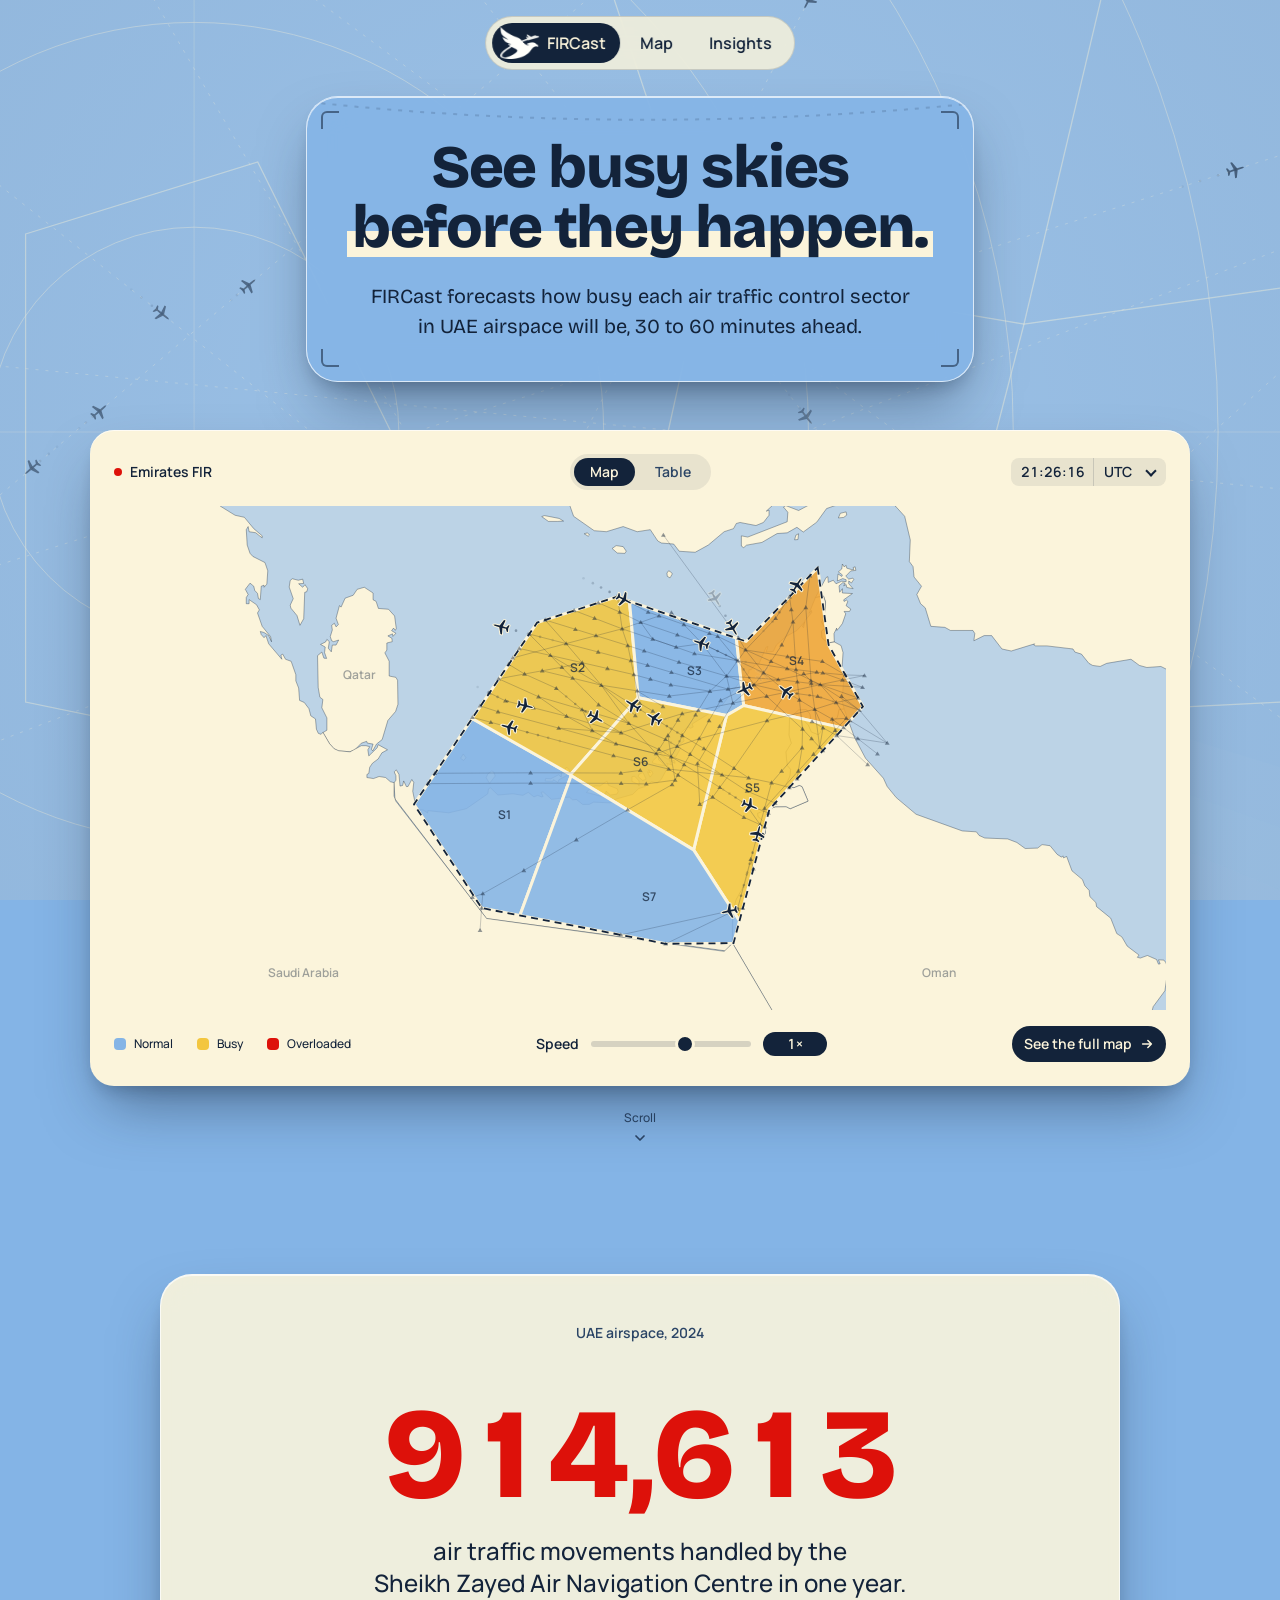
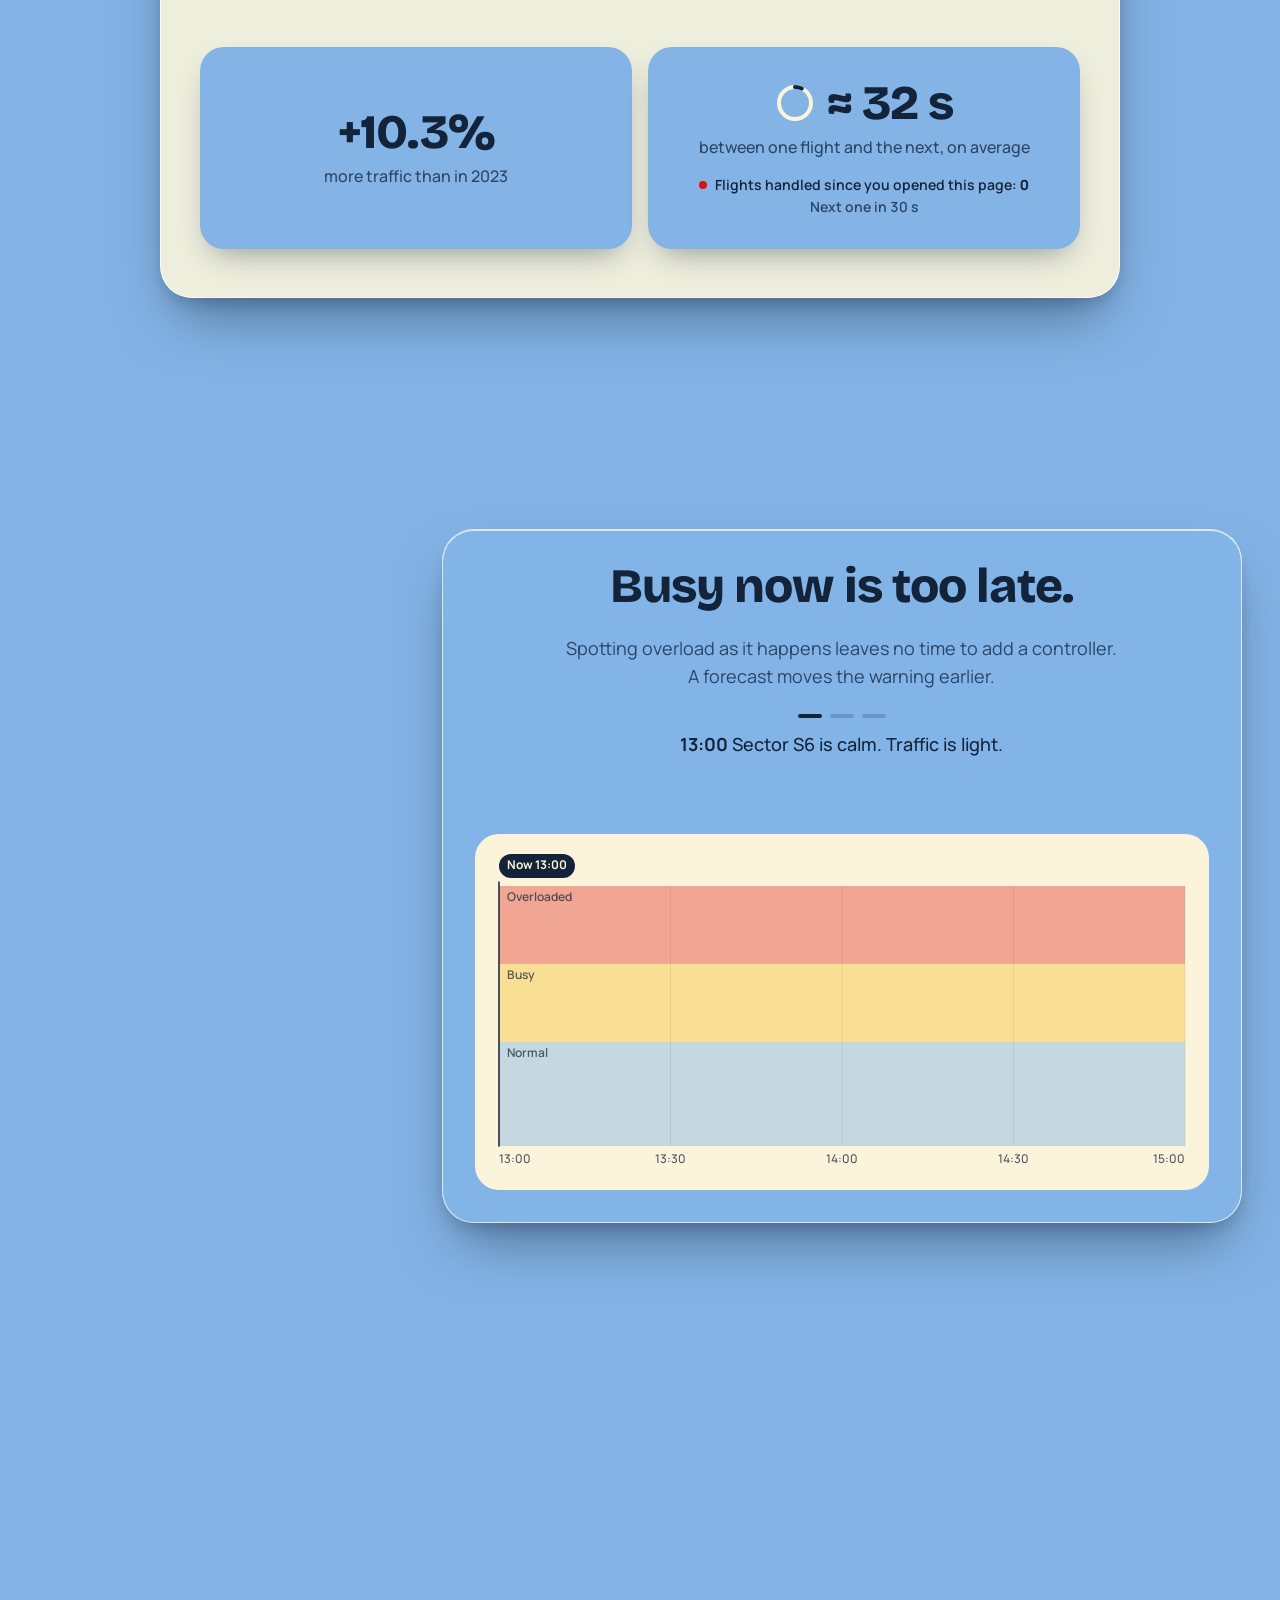
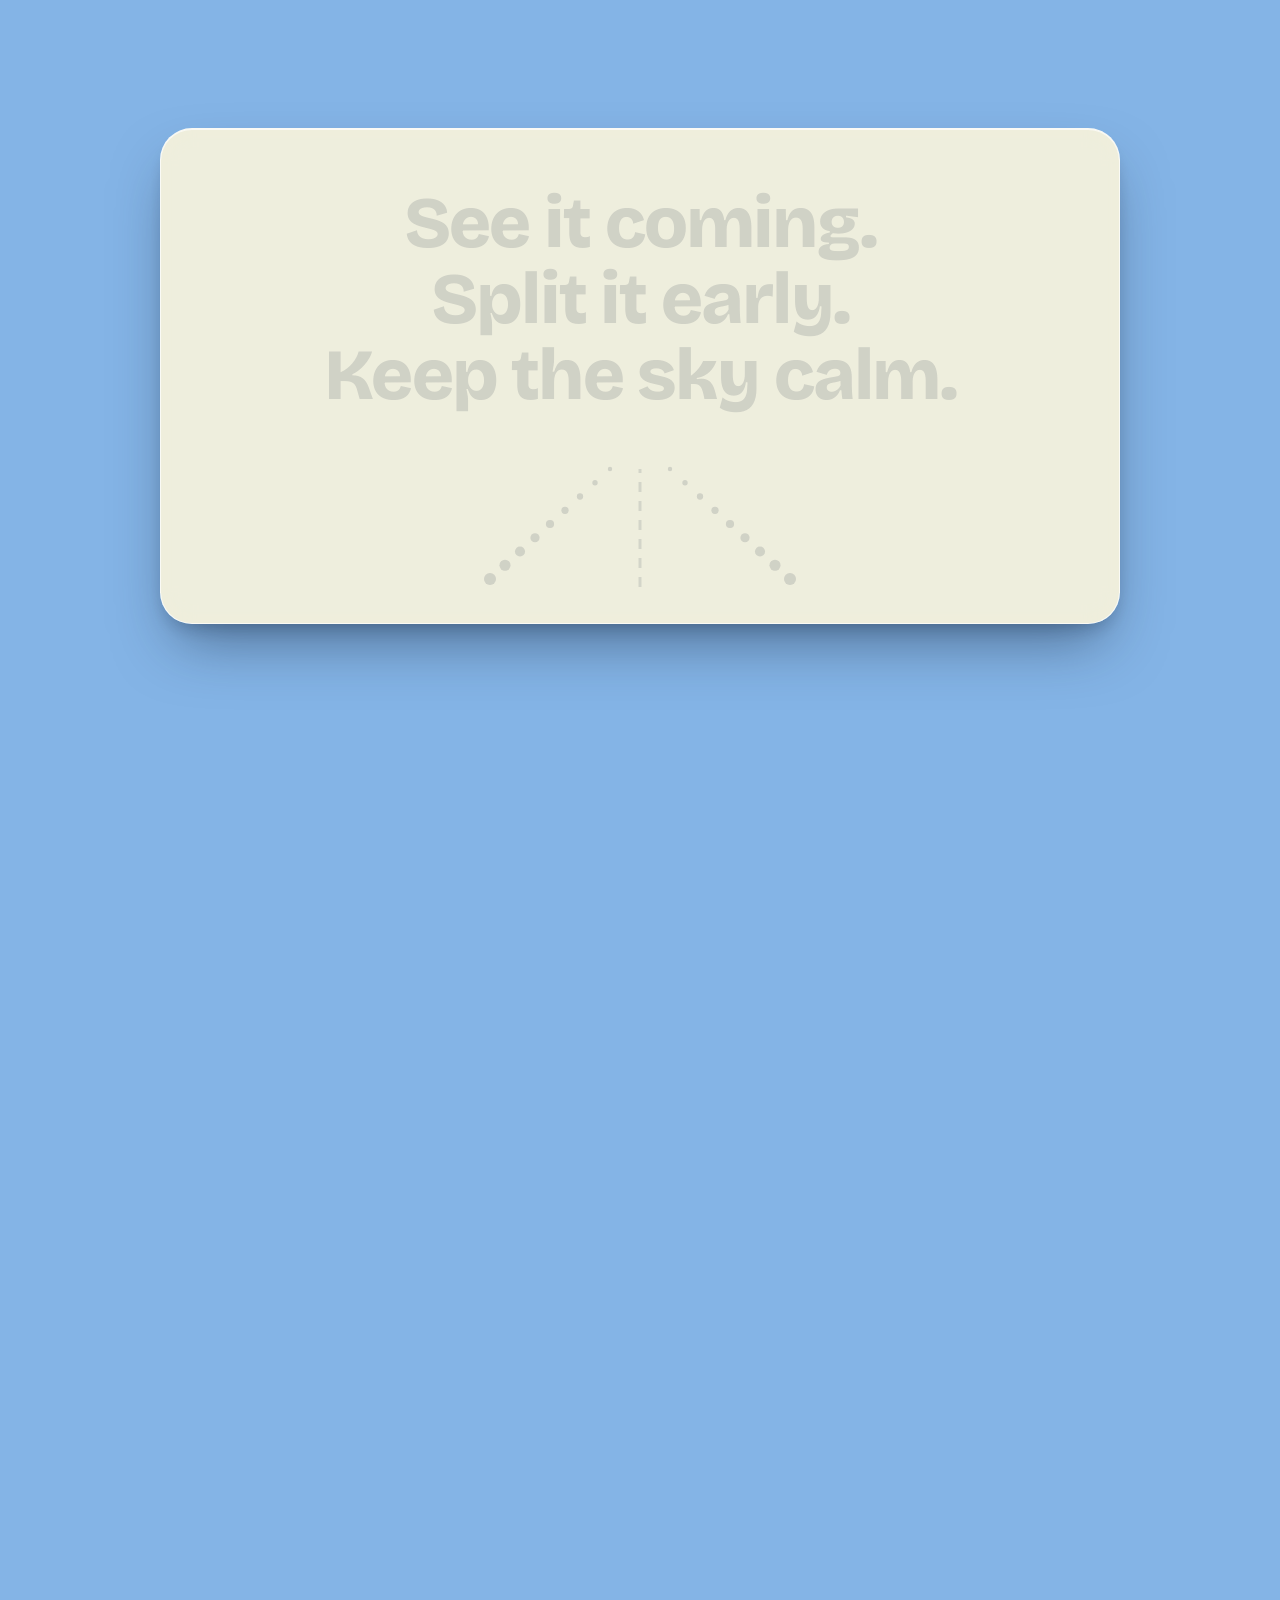
<file: index.html>
<!doctype html>
<html lang="en">
<head>
  <meta charset="utf-8">
  <meta name="viewport" content="width=device-width, initial-scale=1">
  <title>FIRCast</title>
  <meta name="description" content="FIRCast forecasts air traffic control sector workload across UAE airspace, 30 to 60 minutes ahead.">
  <link rel="icon" type="image/png" href="assets/images/favicon.png">

  <!-- Fonts: Bricolage Grotesque for headlines and big numbers, Manrope for everything else -->
  <link rel="preconnect" href="https://fonts.googleapis.com">
  <link rel="preconnect" href="https://fonts.gstatic.com" crossorigin>
  <link href="https://fonts.googleapis.com/css2?family=Bricolage+Grotesque:opsz,wght@12..96,200..800&family=Manrope:wght@400;500;600;700&display=swap" rel="stylesheet">

  <!-- Styles: shared base first, then this page's own file -->
  <link rel="stylesheet" href="css/base.css">
  <link rel="stylesheet" href="css/home.css">
</head>

<body>
  <!-- Skip link: hidden until a keyboard user presses Tab, then jumps straight to the content -->
  <a class="skip" href="#main">Skip to content</a>

  <!-- Background story scene: one fixed canvas behind the whole page -->
  <canvas id="scene" aria-hidden="true"></canvas>

  <!-- =========================================================
       Navigation bar. aria-current="page" marks where we are, which
       base.css turns into the navy pill. nav.js shrinks it on scroll.
       ========================================================= -->
  <nav class="nav" aria-label="Main">
    <a class="brand" href="#top" aria-label="FIRCast home" aria-current="page">
      <img class="brand-logo" src="assets/images/logo.png" width="39" height="32" alt="">
      <span class="brand-name">FIRCast</span>
    </a>
    <!-- Page links on the right of the bar -->
    <div class="nav-links">
      <a class="nav-link" href="map.html">Map</a>
      <a class="nav-link" href="insights.html">Insights</a>
    </div>
  </nav>

  <!-- All page content. The id is the target of the skip link above -->
  <main id="main">
    <!-- ================= Section 1: the hero ================= -->
    <!-- data-theme picks the nav colours for this section; data-story tells story-scene.js -->
    <!-- which part of the background animation (scene 0 to 1) plays while it is on screen -->
    <section class="hero" id="top" aria-labelledby="hero-title" data-theme="blue" data-story="0 1">
      <!-- Hero card: frosted glass panel with the headline. hero-card.js tilts it toward the mouse -->
      <div class="hero-copy glass glass-blue" id="hero-card">
        <!-- Decoration: radar-style corner brackets -->
        <span class="corner tl" aria-hidden="true"></span>
        <span class="corner tr" aria-hidden="true"></span>
        <span class="corner bl" aria-hidden="true"></span>
        <span class="corner br" aria-hidden="true"></span>

        <!-- Decoration: a plane flying a dotted track along the top of the card.
             The path shape is set by JavaScript to fit the card's width. -->
        <svg class="flight" aria-hidden="true">
          <defs>
            <mask id="trail-mask"><path class="flight-reveal" pathLength="1"></path></mask>
          </defs>
          <path class="flight-track"></path>
          <path class="flight-trail" mask="url(#trail-mask)"></path>
        </svg>
        <span class="flight-plane" aria-hidden="true">
          <svg viewBox="-1 -1 2 2"><path d="M1 0 L0.8 0.09 L0.2 0.11 L-0.15 0.9 L-0.35 0.9 L-0.2 0.11 L-0.65 0.09 L-0.85 0.42 L-1 0.42 L-0.92 0 L-1 -0.42 L-0.85 -0.42 L-0.65 -0.09 L-0.2 -0.11 L-0.35 -0.9 L-0.15 -0.9 L0.2 -0.11 L0.8 -0.09 Z"/></svg>
        </span>

        <!-- Each word is wrapped in a <span> by JavaScript so it can rise in on its own -->
        <h1 id="hero-title"><span class="line">See busy skies</span><br><span class="hl">before they happen.</span></h1>
        <!-- Sub-heading. The .reveal class fades it in; animation-delay staggers it after the headline -->
        <p class="sub reveal" style="animation-delay: 650ms">
          FIRCast forecasts how busy each air traffic control sector
          in UAE airspace will be, 30 to 60 minutes ahead.
        </p>
      </div>

      <!-- Right-hand side of the hero: the live airspace card (drawn by hero-map.js) -->
      <div class="stage reveal" style="animation-delay: 900ms">
        <div class="map-card">
          <!-- Card header: title, Map / Table switch, live UTC clock -->
          <div class="map-head">
            <p class="map-title"><i class="live-dot" aria-hidden="true"></i>Emirates FIR</p>
            <!-- Map / Table switch. role=tab + aria-selected let screen readers announce the active view -->
            <div class="tabs" role="tablist" aria-label="Choose a view">
              <button type="button" role="tab" id="tab-map" aria-selected="true" aria-controls="panel-map">Map</button>
              <button type="button" role="tab" id="tab-table" aria-selected="false" aria-controls="panel-table" tabindex="-1">Table</button>
            </div>
            <!-- Live clock with a UTC / Local dropdown, updated every second by a timer -->
            <div class="clock-group">
              <time class="utc" id="utc-clock">--:--:--</time>
              <span class="zone">
                <label class="sr-only" for="time-zone">Time shown in</label>
                <select id="time-zone">
                  <option value="utc">UTC</option>
                  <option value="local">Local</option>
                </select>
              </span>
            </div>
          </div>

          <!-- View 1: the map -->
          <div class="map-panel" id="panel-map" role="tabpanel" aria-labelledby="tab-map">
            <!-- The map itself: sectors, routes and moving aircraft are painted here every frame -->
            <canvas id="airspace" role="img"
              aria-label="Animated map of airspace sectors. Aircraft move along routes and each sector changes colour from blue to light orange to deep orange as it gets busier. Hover a sector for details."></canvas>
            <!-- Small tooltip that follows the pointer over a sector (hidden until needed) -->
            <div class="map-tip" id="map-tip" hidden></div>
          </div>

          <!-- View 2: the same sectors as a live table (click a column to sort) -->
          <div class="table-panel" id="panel-table" role="tabpanel" aria-labelledby="tab-table" hidden>
            <!-- Rows are rebuilt by hero-map.js from the same simulated traffic as the map -->
            <table class="sector-table">
              <caption class="sr-only">Live status of each sector. Select a column heading to sort.</caption>
              <thead>
                <tr>
                  <th scope="col"><button type="button" data-sort="id">Sector</button></th>
                  <th scope="col" aria-sort="descending"><button type="button" data-sort="count">Aircraft now</button></th>
                  <th scope="col"><button type="button" data-sort="level">Status</button></th>
                  <th scope="col"><button type="button" class="has-sub" data-sort="trend" aria-label="Aircraft trend compared with 10 seconds ago">Aircraft trend<small>vs 10 s ago</small></button></th>
                </tr>
              </thead>
              <tbody id="sector-rows"></tbody>
            </table>
          </div>

          <!-- Card footer: colour legend and simulation speed slider -->
          <div class="map-foot">
            <!-- Colour key: Calm / Busy / Overloaded, using the same colours as the sectors -->
            <div class="legend" aria-hidden="true">
              <span><i class="swatch" style="background:var(--ok)"></i>Normal</span>
              <span><i class="swatch" style="background:var(--busy)"></i>Busy</span>
              <span><i class="swatch" style="background:var(--over)"></i>Overloaded</span>
            </div>
            <!-- Simulation speed slider (a range input) -->
            <div class="speed">
              <label for="sim-speed">Speed</label>
              <!-- positions 0..5 map to Paused, 0.25x, 0.5x, 1x, 2x, 4x (see SPEEDS in the script) -->
              <input type="range" id="sim-speed" min="0" max="5" step="1" value="3" aria-valuetext="1×">
              <output id="sim-speed-out" for="sim-speed">1×</output>
            </div>
            <a class="btn btn-sm btn-map" href="map.html">
              See the full map
              <svg width="14" height="14" viewBox="0 0 16 16" fill="none" aria-hidden="true">
                <path d="M3 8h10M9 4l4 4-4 4" stroke="currentColor" stroke-width="1.75" stroke-linecap="round" stroke-linejoin="round"/>
              </svg>
            </a>
          </div>
        </div>
      </div>

      <!-- "Scroll" cue at the bottom of the hero; clicking it scrolls to section 2 -->
      <button class="cue" type="button" id="cue" aria-label="Scroll to next section">
        Scroll
        <svg width="16" height="16" viewBox="0 0 16 16" fill="none" aria-hidden="true">
          <path d="M4 6l4 4 4-4" stroke="currentColor" stroke-width="1.75" stroke-linecap="round" stroke-linejoin="round"/>
        </svg>
      </button>
    </section>

    <!-- ================= Section 2: the scale ================= -->
    <section class="scale" id="next" aria-labelledby="scale-title" data-theme="corn" data-story="1 2">
      <!-- Corn-coloured glass panel. Elements with .on-scroll fade up when they enter the screen (scale.js) -->
      <div class="scale-panel glass glass-corn">
      <p class="eyebrow on-scroll">UAE airspace, 2024</p>

      <h2 id="scale-title" class="on-scroll" style="--delay: 80ms">
        <span class="sr-only">Over 1,000,000</span>
        <span class="big-number" id="moves" aria-hidden="true">1,000,000+</span>
        <span class="big-label">air traffic movements handled by the Sheikh&nbsp;Zayed Air&nbsp;Navigation&nbsp;Centre in one year.</span>
      </h2>

      <!-- Four number tiles. --delay staggers their entrance; the numbers count up in scale.js -->
      <div class="tiles">
        <div class="tile on-scroll" style="--delay: 160ms">
          <p class="tile-value">+10.3%</p>
          <p class="tile-label">more traffic than in 2023</p>
        </div>

        <div class="tile on-scroll" style="--delay: 240ms">
          <p class="tile-value">
            <svg class="ring" width="40" height="40" viewBox="0 0 40 40" aria-hidden="true">
              <circle class="ring-track" cx="20" cy="20" r="16" fill="none" stroke-width="4"/>
              <circle class="ring-fill" cx="20" cy="20" r="16" fill="none" stroke-width="4" stroke-linecap="round"/>
            </svg>
            ≈ 32 s
          </p>
          <p class="tile-label">between one flight and the next, on average</p>
          <p class="live"><span class="live-row"><i class="live-dot" aria-hidden="true"></i><span>Flights handled since you opened this page: <b class="since-n" id="since">0</b></span></span><span class="since-next" id="since-next">Next one in 32 s</span></p>
        </div>
      </div>

      <!-- Sources (not shown on the page):
           1,000,000+ movements in 2024: GCAA via WAM, 6 Jan 2025
             https://www.wam.ae/en/article/15csky7-uae-sets-historic-record-aviation-sector-with-over
           +10.3% growth on 2023: GCAA data reported by Gulf News, Jan 2025
             https://gulfnews.com/business/aviation/uae-records-over-1-million-air-movements-in-2024-gcaa-1.500011290
           "≈ 32 s" and the live count are our own estimate: 366 days / 1,000,000 movements -->
      </div>
    </section>

    <!-- ================= Section 3: the problem ================= -->
    <section class="problem" id="section-3" aria-labelledby="problem-title"
             data-theme="blue" data-story="2 4.2" data-story-mode="sticky">
      <!-- position: sticky keeps this panel on screen while the tall section scrolls past it, -->
      <!-- so scrolling drives the three steps instead of moving the page (problem-timeline.js) -->
      <div class="problem-sticky">
        <div class="problem-panel glass glass-blue">
        <h2 id="problem-title">Busy now is too late.</h2>
        <p class="lead">Spotting overload as it happens leaves no time to add a controller. A forecast moves the warning earlier.</p>

        <!-- Three short steps; the dots show which one is active -->
        <div class="steps">
          <div class="step-dots" aria-hidden="true"><i class="on"></i><i></i><i></i></div>
          <p class="step-text" id="step-text"><b>13:00</b> Sector S6 is calm. Traffic is light.</p>
        </div>

        <!-- Chart drawn on canvas: detection now vs. a forecast that warns earlier -->
        <div class="chart-card">
          <canvas id="timeline" role="img"
            aria-label="Illustrative timeline for one sector from 13:00 to 15:00. Workload rises and becomes overloaded at 14:00. At 13:30 a forecast predicts this, giving 30 minutes to act."></canvas>
        </div>
        </div>
      </div>
    </section>

    <!-- ================= Section 4: the tagline ================= -->
    <section class="tagline" id="section-4" aria-labelledby="tagline-title"
             data-theme="corn" data-story="4.2 5" data-story-mode="sticky">
      <!-- Same sticky trick as section 3: scroll progress lands the plane on the runway (tagline.js) -->
      <div class="tagline-sticky">
        <div class="tagline-panel glass glass-corn">
          <h2 class="tag" id="tagline-title">
            <span class="tag-line">See it coming.</span>
            <span class="tag-line">Split it early.</span>
            <span class="tag-line">Keep the sky calm.</span>
          </h2>
          <!-- runway lights and the landing plane are added by the script -->
          <svg class="runway" id="runway" viewBox="0 0 640 170" aria-hidden="true"></svg>
        </div>
      </div>
    </section>
  </main>

  <!-- =========================================================
       JAVASCRIPT
       ========================================================= -->

  <!-- Scripts, loaded at the end so the HTML above exists when they run.
       Order matters: data files first, then the code that uses them. -->
  <script src="data/airspace.js"></script>
  <script src="data/land-home.js"></script>
  <script src="js/home/hero-map.js"></script>
  <script src="js/home/hero-card.js"></script>
  <script src="js/home/scale.js"></script>
  <script src="js/home/problem-timeline.js"></script>
  <script src="js/home/story-scene.js"></script>
  <script src="js/home/tagline.js"></script>
  <script src="js/shared/nav.js"></script>
</body>
</html>
</file>
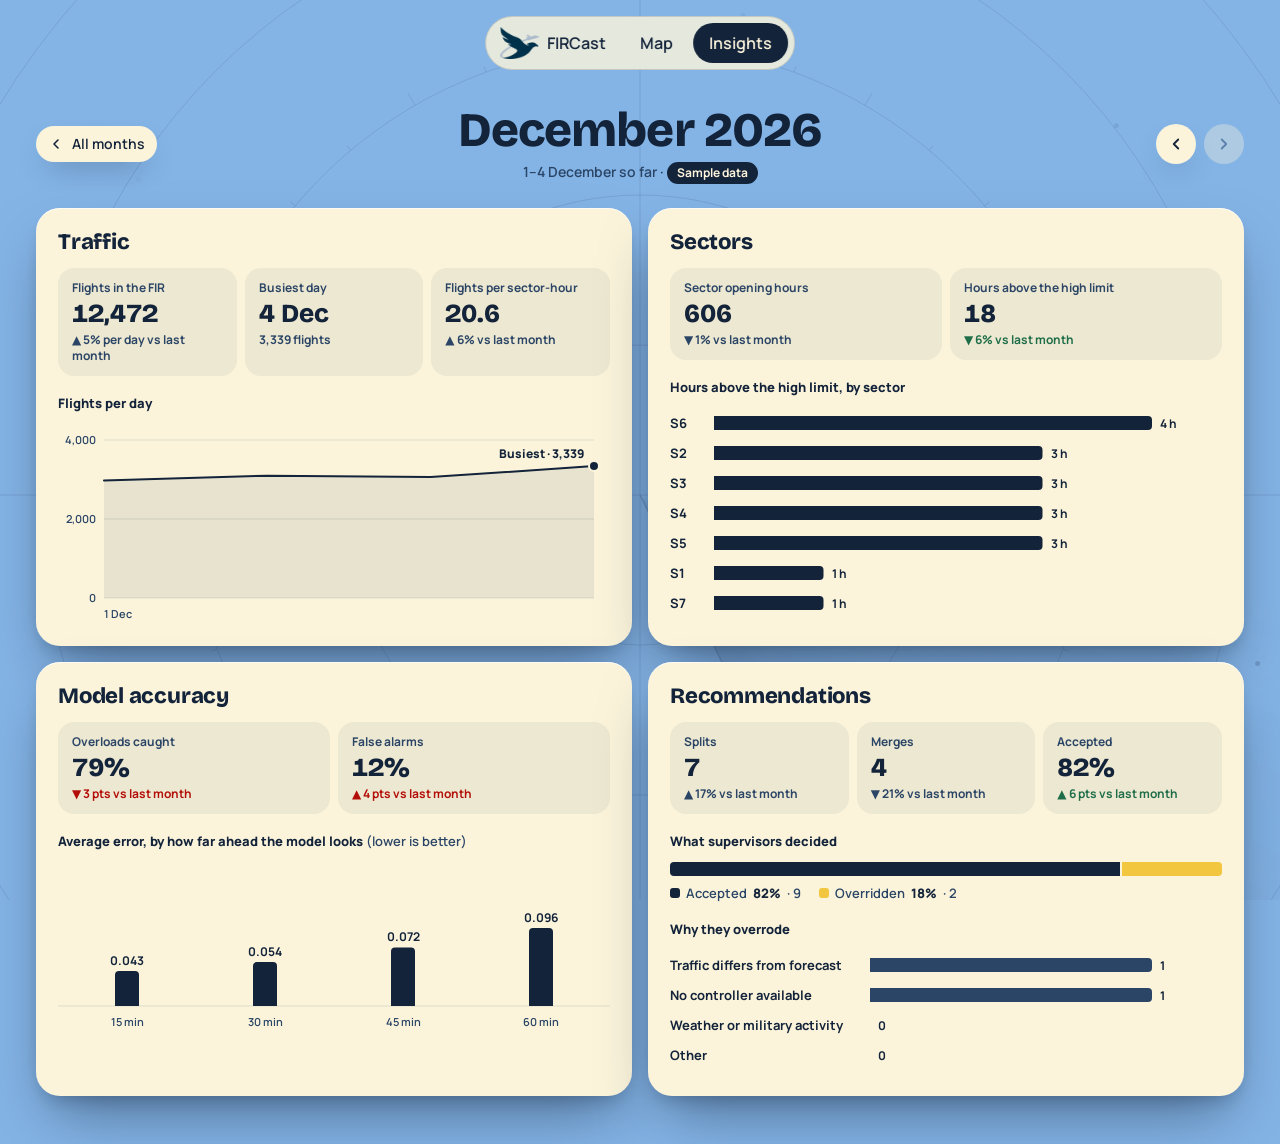
<file: insights-month.html>
<!doctype html>
<html lang="en">
<head>
  <meta charset="utf-8">
  <meta name="viewport" content="width=device-width, initial-scale=1">
  <title>Month · Insights · FIRCast</title>
  <meta name="description" content="One month of FIRCast statistics: traffic, sector load, model accuracy and recommendations.">
  <link rel="icon" type="image/png" href="assets/images/favicon.png">

  <!-- Fonts: Bricolage Grotesque for headlines and big numbers, Manrope for everything else -->
  <link rel="preconnect" href="https://fonts.googleapis.com">
  <link rel="preconnect" href="https://fonts.gstatic.com" crossorigin>
  <link href="https://fonts.googleapis.com/css2?family=Bricolage+Grotesque:opsz,wght@12..96,200..800&family=Manrope:wght@400;500;600;700;800&display=swap" rel="stylesheet">

  <!-- Styles: shared base first, then the Insights pages' own file -->
  <link rel="stylesheet" href="css/base.css">
  <link rel="stylesheet" href="css/insights.css">
</head>

<body>
  <!-- Skip link: hidden until a keyboard user presses Tab, then jumps straight to the content -->
  <a class="skip" href="#main">Skip to content</a>

  <!-- Navigation bar. Insights stays highlighted on the month pages too -->
  <nav class="nav" aria-label="Main">
    <a class="brand" href="index.html" aria-label="FIRCast home">
      <img class="brand-logo" src="assets/images/logo.png" width="39" height="32" alt="">
      <span class="brand-name">FIRCast</span>
    </a>
    <div class="nav-links">
      <a class="nav-link" href="map.html">Map</a>
      <a class="nav-link" href="insights.html" aria-current="page">Insights</a>
    </div>
  </nav>

  <!-- Faded radar sweep behind the whole page (js/shared/radar-background.js) -->
  <canvas id="radar" aria-hidden="true"></canvas>

  <main id="main" class="month-page">
    <!-- Top row: back to the timeline, the month's name, previous / next month -->
    <div class="month-top">
      <a class="btn btn-sm btn-ghost" href="insights.html" id="back-link">
        <svg width="16" height="16" viewBox="0 0 24 24" fill="none" stroke="currentColor" stroke-width="2.4" stroke-linecap="round" stroke-linejoin="round" aria-hidden="true"><path d="M15 6 L9 12 L15 18"/></svg>
        All months
      </a>
      <div class="month-title">
        <h1 id="month-name">Month</h1>
        <p class="month-sub" id="month-sub"></p>
      </div>
      <div class="month-step">
        <a class="step-btn" id="prev-month" aria-label="Previous month"><svg width="18" height="18" viewBox="0 0 24 24" fill="none" stroke="currentColor" stroke-width="2.4" stroke-linecap="round" stroke-linejoin="round" aria-hidden="true"><path d="M15 6 L9 12 L15 18"/></svg></a>
        <a class="step-btn" id="next-month" aria-label="Next month"><svg width="18" height="18" viewBox="0 0 24 24" fill="none" stroke="currentColor" stroke-width="2.4" stroke-linecap="round" stroke-linejoin="round" aria-hidden="true"><path d="M9 6 L15 12 L9 18"/></svg></a>
      </div>
    </div>

    <!-- Four cards, filled by js/insights/month.js -->
    <div class="stat-grid" id="stat-grid">
      <section class="stat-card" aria-labelledby="t-traffic">
        <h2 id="t-traffic">Traffic</h2>
        <div class="tiles" id="tiles-traffic"></div>
        <p class="chart-title">Flights per day</p>
        <div class="chart" id="chart-daily"></div>
      </section>
      <section class="stat-card" aria-labelledby="t-sectors">
        <h2 id="t-sectors">Sectors</h2>
        <div class="tiles" id="tiles-sectors"></div>
        <p class="chart-title">Hours above the high limit, by sector</p>
        <div class="chart" id="chart-high"></div>
      </section>
      <section class="stat-card" aria-labelledby="t-model">
        <h2 id="t-model">Model accuracy</h2>
        <div class="tiles" id="tiles-model"></div>
        <p class="chart-title">Average error, by how far ahead the model looks <span>(lower is better)</span></p>
        <div class="chart" id="chart-mae"></div>
      </section>
      <section class="stat-card" aria-labelledby="t-recs">
        <h2 id="t-recs">Recommendations</h2>
        <div class="tiles" id="tiles-recs"></div>
        <p class="chart-title">What supervisors decided</p>
        <div class="chart" id="chart-decisions"></div>
        <p class="chart-title">Why they overrode</p>
        <div class="chart" id="chart-reasons"></div>
      </section>
    </div>
    <p class="month-error" id="month-error" hidden></p>
  </main>

  <!-- Scripts, in order: sample data, the API wrapper, the charts, the page, then shared bits -->
  <script src="data/sample-insights.js"></script>
  <script src="js/insights/insights-api.js"></script>
  <script src="js/insights/charts.js"></script>
  <script src="js/insights/month.js"></script>
  <script src="js/shared/radar-background.js"></script>
  <script src="js/shared/nav.js"></script>
</body>
</html>
</file>
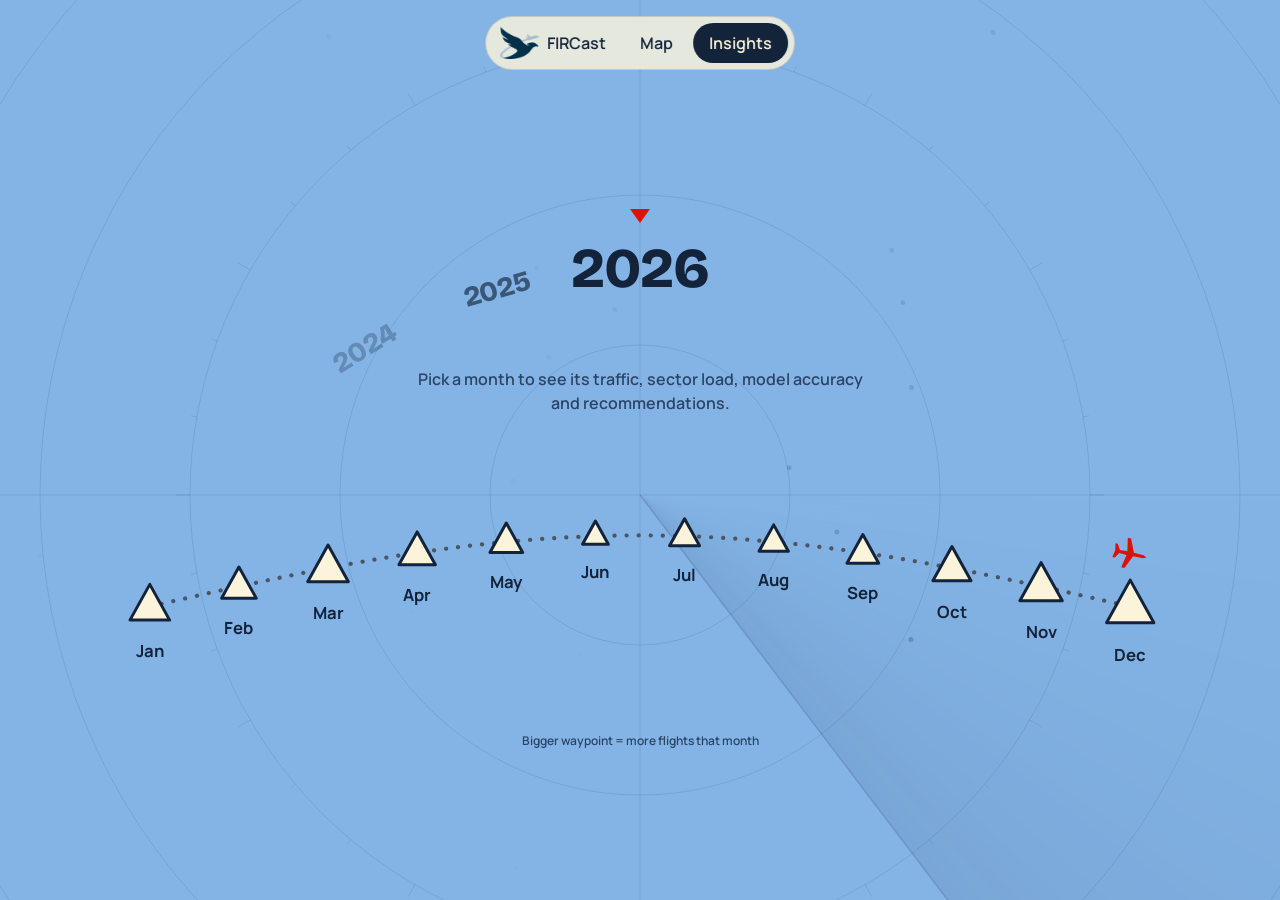
<file: insights.html>
<!doctype html>
<html lang="en">
<head>
  <meta charset="utf-8">
  <meta name="viewport" content="width=device-width, initial-scale=1">
  <title>Insights · FIRCast</title>
  <meta name="description" content="Twelve months of FIRCast statistics: traffic, sector load, model accuracy and recommendations. Pick a month to see its details.">
  <link rel="icon" type="image/png" href="assets/images/favicon.png">

  <!-- Fonts: Bricolage Grotesque for headlines and big numbers, Manrope for everything else -->
  <link rel="preconnect" href="https://fonts.googleapis.com">
  <link rel="preconnect" href="https://fonts.gstatic.com" crossorigin>
  <link href="https://fonts.googleapis.com/css2?family=Bricolage+Grotesque:opsz,wght@12..96,200..800&family=Manrope:wght@400;500;600;700;800&display=swap" rel="stylesheet">

  <!-- Styles: shared base first, then the Insights pages' own file -->
  <link rel="stylesheet" href="css/base.css">
  <link rel="stylesheet" href="css/insights.css">
</head>

<body>
  <!-- Skip link: hidden until a keyboard user presses Tab, then jumps straight to the content -->
  <a class="skip" href="#main">Skip to content</a>

  <!-- Navigation bar. Insights is temporary for everyone; after login it will show for R&D only -->
  <nav class="nav" aria-label="Main">
    <a class="brand" href="index.html" aria-label="FIRCast home">
      <img class="brand-logo" src="assets/images/logo.png" width="39" height="32" alt="">
      <span class="brand-name">FIRCast</span>
    </a>
    <div class="nav-links">
      <a class="nav-link" href="map.html">Map</a>
      <a class="nav-link" href="insights.html" aria-current="page">Insights</a>
    </div>
  </nav>

  <!-- Faded radar sweep behind the whole page (js/shared/radar-background.js) -->
  <canvas id="radar" aria-hidden="true"></canvas>

  <main id="main" class="timeline-page">
    <!-- The page heading, for screen readers; the dial below shows the year visually -->
    <h1 class="sr-only" id="year-title">Insights</h1>
    <!-- Year dial: years on a half-circle; drag, swipe, scroll or use the arrow keys to turn it (js/insights/year-dial.js) -->
    <div class="year-dial" id="year-dial" role="slider" tabindex="0" aria-label="Year"></div>
    <p class="lead">Pick a month to see its traffic, sector load, model accuracy and recommendations.</p>

    <!-- The timeline, drawn straight on the page: twelve months as waypoints on a route (js/insights/timeline.js) -->
    <section class="route-area" id="route-area" aria-labelledby="year-title">
      <div class="route-box">
        <svg class="route" id="route" role="list" aria-label="Months"></svg>
        <div class="route-tip" id="route-tip" hidden></div>
      </div>
      <p class="route-note">Bigger waypoint = more flights that month</p>
    </section>
  </main>

  <!-- Scripts, in order: sample data, the API wrapper, the page, then shared bits -->
  <script src="data/sample-insights.js"></script>
  <script src="js/insights/insights-api.js"></script>
  <script src="js/insights/year-dial.js"></script>
  <script src="js/insights/timeline.js"></script>
  <script src="js/shared/radar-background.js"></script>
  <script src="js/shared/nav.js"></script>
</body>
</html>
</file>
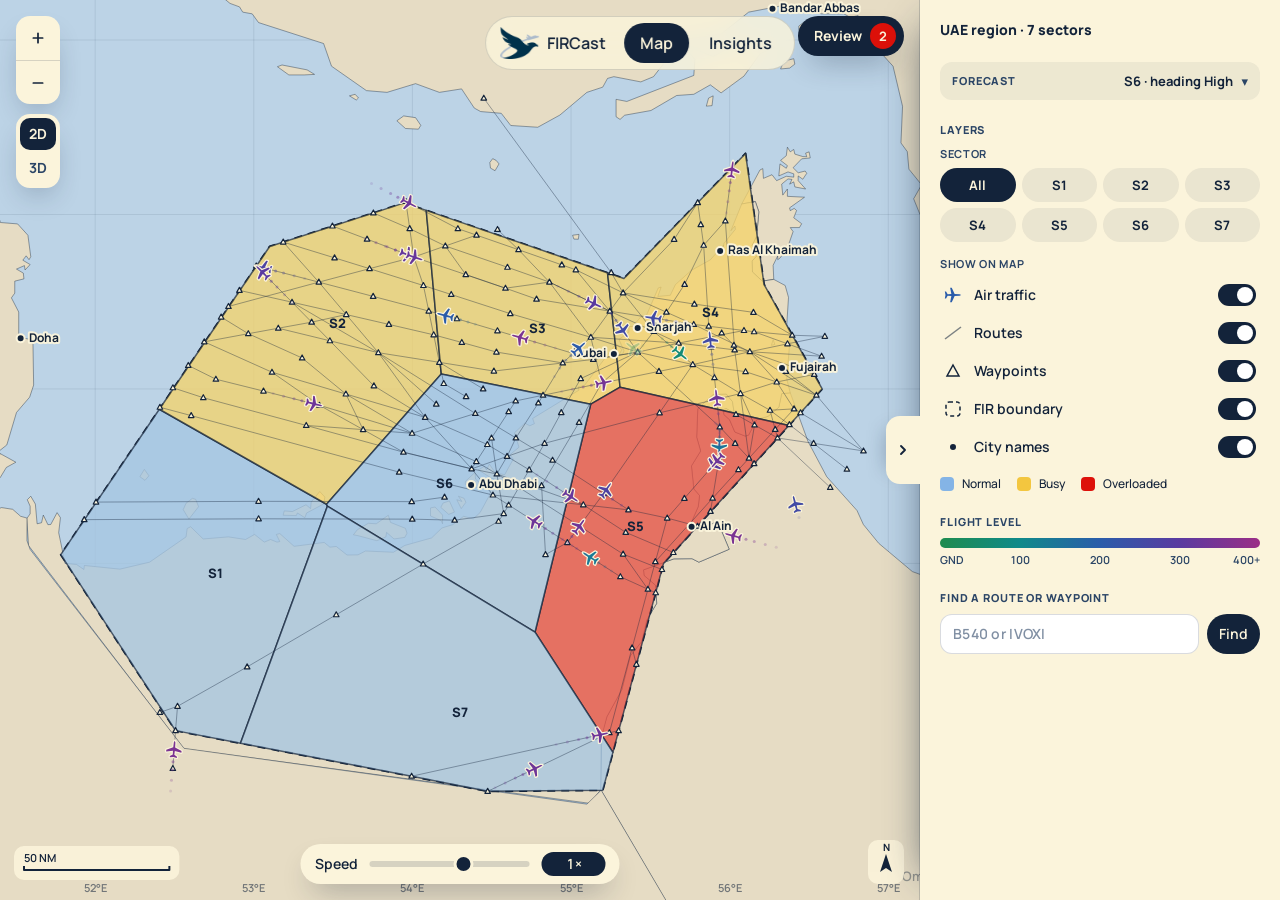
<file: map.html>
<!doctype html>
<html lang="en">
<head>
  <meta charset="utf-8">
  <meta name="viewport" content="width=device-width, initial-scale=1">
  <title>Full map · FIRCast</title>
  <meta name="description" content="A full map of the UAE region with FIRCast's sectors, routes, waypoints and live simulated traffic, in 2D and 3D.">
  <link rel="icon" type="image/png" href="assets/images/favicon.png">

  <!-- Fonts: Bricolage Grotesque for headlines and big numbers, Manrope for everything else -->
  <link rel="preconnect" href="https://fonts.googleapis.com">
  <link rel="preconnect" href="https://fonts.gstatic.com" crossorigin>
  <link href="https://fonts.googleapis.com/css2?family=Bricolage+Grotesque:opsz,wght@12..96,200..800&family=Manrope:wght@400;500;600;700&display=swap" rel="stylesheet">

  <!-- Data sources: FIR, waypoints and ATS routes from the UAE eAIP (AIRAC AMDT 09/2026).
       Land: Natural Earth (public domain). Sectors, altitude bands and flights are placeholders. -->

  <!-- Styles: shared base first, then this page's own file -->
  <link rel="stylesheet" href="css/base.css">
  <link rel="stylesheet" href="css/map.css">
</head>

<body>
  <!-- Skip link: hidden until a keyboard user presses Tab, then jumps straight to the content -->
  <a class="skip" href="#main">Skip to content</a>

  <!-- Navigation bar. aria-current="page" on Map turns that link into the navy pill (base.css) -->
  <nav class="nav" aria-label="Main">
    <a class="brand" href="index.html" aria-label="FIRCast home">
      <img class="brand-logo" src="assets/images/logo.png" width="39" height="32" alt="">
      <span class="brand-name">FIRCast</span>
    </a>
    <div class="nav-links">
      <a class="nav-link" href="map.html" aria-current="page">Map</a>
      <a class="nav-link" href="insights.html">Insights</a>
    </div>
  </nav>


  <!-- All page content. The id is the target of the skip link above.
       The map fills the whole screen; controls float on top of it and the
       side panel slides over its right edge (js/map/side-panel.js). -->
  <main id="main" class="map-screen">
    <h1 class="sr-only">Map of the UAE region</h1>

    <section class="map-card" aria-label="Map of the UAE region with sectors, routes and traffic">
      <!-- Review bar: which recommendation is on screen (review mode only) -->
      <div class="review-bar" id="review-bar" hidden>
        <p class="review-step" id="review-step" aria-live="polite"></p>
        <button type="button" class="btn btn-sm btn-ghost" id="review-exit">Exit review</button>
      </div>

      <!-- Map body: the full-screen map, its floating controls and the side panel -->
      <div class="map-body" id="map-body">
      <!-- Map area: the canvas plus the overlays that sit on top of it.
           In review mode it shows two panes side by side: now and proposed. -->
      <div class="map-wrap">
        <div class="pane">
          <!-- Pane title (review mode only): "Before" + what is there now -->
          <div class="pane-head" id="cap-now"></div>
          <!-- Main map canvas: land, FIR, sectors, airways, waypoints and traffic, redrawn every frame -->
          <canvas id="geo-map" class="map-canvas" tabindex="0" role="img"
            aria-label="Map of the Middle East centred on the UAE, with seven sectors, airways, waypoints and moving aircraft. Arrow keys move the map, plus and minus zoom, 0 resets."></canvas>
        </div>
        <!-- Proposed configuration (review mode only). Same camera as the main map. -->
        <div class="pane" hidden>
          <!-- Pane title (review mode only): "After split / merge" + what would replace it -->
          <div class="pane-head" id="cap-after"></div>
          <canvas id="geo-proposed" class="map-canvas" role="img" aria-label="The same map with the proposed sector configuration."></canvas>
        </div>

        <p class="sector-chip overlay" id="sector-chip" hidden></p>
        <p class="hint overlay" id="hint-3d" hidden>Drag to rotate</p>
        <!-- Waypoint name label, shown only after a waypoint is clicked -->
        <div class="map-tip" id="geo-tip" hidden></div>

        <!-- Plane panel: opens when a plane is clicked -->
        <aside class="plane-panel" id="plane-panel" aria-label="Selected aircraft" aria-hidden="true">
          <div class="pp-head">
            <div>
              <p class="pp-call" id="pp-call">FC000</p>
              <span class="pp-type" id="pp-type">B77W</span>
            </div>
            <button type="button" class="pp-close" id="pp-close" aria-label="Close aircraft details">×</button>
          </div>
          <div class="pp-route">
            <div><b id="pp-from">EGLL</b><span id="pp-from-name">London Heathrow</span></div>
            <svg viewBox="-1 -1 2 2" aria-hidden="true"><path d="M1 0 L0.8 0.09 L0.2 0.11 L-0.15 0.9 L-0.35 0.9 L-0.2 0.11 L-0.65 0.09 L-0.85 0.42 L-1 0.42 L-0.92 0 L-1 -0.42 L-0.85 -0.42 L-0.65 -0.09 L-0.2 -0.11 L-0.35 -0.9 L-0.15 -0.9 L0.2 -0.11 L0.8 -0.09 Z"/></svg>
            <div class="to"><b id="pp-to">OMDB</b><span id="pp-to-name">Dubai International</span></div>
          </div>
          <div class="pp-progress">
            <span id="pp-progress-text">Through the FIR: 0%</span>
            <div class="pp-bar"><i id="pp-bar"></i></div>
          </div>
          <dl class="pp-grid">
            <dt>Altitude</dt>     <dd id="pp-alt">FL350</dd>
            <dt>Phase</dt>        <dd id="pp-phase">Cruise</dd>
            <dt>Ground speed</dt> <dd id="pp-gs">450 kt</dd>
            <dt>Heading</dt>      <dd id="pp-hdg">090°</dd>
            <dt>Squawk</dt>       <dd id="pp-sqk">0000</dd>
            <dt>Sector</dt>       <dd id="pp-sector">S1</dd>
            <dt>Next waypoint</dt><dd id="pp-next">—</dd>
            <dt>Route</dt>        <dd id="pp-airway">—</dd>
          </dl>
        </aside>
      </div>

      <!-- Floating controls, top left: zoom in / out, then the 2D / 3D switch -->
      <div class="map-controls">
        <div class="zoom-btns" role="group" aria-label="Zoom">
          <button type="button" id="zoom-in" aria-label="Zoom in"><svg width="16" height="16" viewBox="0 0 24 24" fill="none" stroke="currentColor" stroke-width="2.6" stroke-linecap="round" aria-hidden="true"><path d="M12 5 V19 M5 12 H19"/></svg></button>
          <button type="button" id="zoom-out" aria-label="Zoom out"><svg width="16" height="16" viewBox="0 0 24 24" fill="none" stroke="currentColor" stroke-width="2.6" stroke-linecap="round" aria-hidden="true"><path d="M5 12 H19"/></svg></button>
        </div>
        <!-- 2D / 3D switch. aria-pressed tells assistive tech which view is on -->
        <div class="seg seg-vertical" role="group" aria-label="View">
          <button type="button" id="view-2d" aria-pressed="true">2D</button>
          <button type="button" id="view-3d" aria-pressed="false">3D</button>
        </div>
      </div>

      <!-- Review button, top right: shown only when the model has split or merge recommendations (js/map/review.js).
           It moves left when the side panel is open so it is never covered. -->
      <button type="button" class="review-btn" id="review-btn" hidden>
        Review <span class="review-count" id="review-count">0</span>
      </button>

      <!-- Simulation speed, bottom of the visible map -->
      <div class="speed-float">
        <div class="speed">
          <label for="sim-speed">Speed</label>
          <!-- positions 0..5 map to Paused, 0.25x, 0.5x, 1x, 2x, 4x (see SPEEDS in the script) -->
          <input type="range" id="sim-speed" min="0" max="5" step="1" value="3" aria-valuetext="1×">
          <output id="sim-speed-out" for="sim-speed">1×</output>
        </div>
      </div>

      <!-- Side panel: slides over the right of the map; the tab on its left edge hides / shows it -->
      <aside class="side-panel" id="side-panel" aria-label="Map tools">
        <button type="button" class="panel-tab" id="panel-tab" aria-controls="side-panel" aria-expanded="true" aria-label="Hide panel">
          <svg width="16" height="16" viewBox="0 0 24 24" fill="none" stroke="currentColor" stroke-width="2.8" stroke-linecap="round" stroke-linejoin="round" aria-hidden="true"><path d="M9 6 L15 12 L9 18"/></svg>
        </button>
        <div class="panel-scroll">
          <p class="map-title">UAE region · 7 sectors</p>

          <!-- 1. Forecast: one line until opened, then the forecast chart (js/map/forecast-panel.js) -->
          <section class="panel-section">
            <details class="forecast-panel" id="forecast-panel">
              <summary><span class="panel-h">Forecast</span><span class="fp-line" id="fp-line"></span></summary>
            <p class="fp-status" id="fp-status"><i class="fp-dot"></i><span>Waiting for the model…</span></p>
            <!-- One chip per sector, coloured by its worst predicted zone. Click to show that sector. -->
            <div class="fp-chips" id="fp-chips" role="radiogroup" aria-label="Sector"></div>
            <div class="fp-head">
              <p class="fp-name" id="fp-name"></p>
              <button type="button" class="fp-action" id="fp-action" hidden></button>
            </div>
            <p class="fp-summary" id="fp-summary"></p>
            <!-- The chart: coloured zones for Low / Normal / High, the forecast line, and markers -->
            <div class="fp-chart-box">
              <svg class="fp-chart" id="fp-chart" role="img" aria-labelledby="fp-summary"></svg>
              <p class="fp-readout" id="fp-readout" hidden></p>
            </div>
            </details>
          </section>

          <!-- 2. Layers: pick a sector and choose what to show. map.js listens for 'change' on this form -->
          <section class="panel-section" aria-labelledby="h-layers">
            <h2 class="panel-h" id="h-layers">Layers</h2>
            <form class="layers" id="menu-panel">
              <fieldset>
                <legend>Sector</legend>
                <div class="chips">
                  <label class="chip"><input type="radio" name="sector" value="all" checked>All</label>
                  <label class="chip"><input type="radio" name="sector" value="S1">S1</label>
                  <label class="chip"><input type="radio" name="sector" value="S2">S2</label>
                  <label class="chip"><input type="radio" name="sector" value="S3">S3</label>
                  <label class="chip"><input type="radio" name="sector" value="S4">S4</label>
                  <label class="chip"><input type="radio" name="sector" value="S5">S5</label>
                  <label class="chip"><input type="radio" name="sector" value="S6">S6</label>
                  <label class="chip"><input type="radio" name="sector" value="S7">S7</label>
                </div>
              </fieldset>
              <fieldset>
                <legend>Show on map</legend>
                <label class="switch-row">
                  <svg width="18" height="18" viewBox="-1.1 -1.1 2.2 2.2" aria-hidden="true"><path fill="#2A5CAA" d="M1 0 L0.8 0.09 L0.2 0.11 L-0.15 0.9 L-0.35 0.9 L-0.2 0.11 L-0.65 0.09 L-0.85 0.42 L-1 0.42 L-0.92 0 L-1 -0.42 L-0.85 -0.42 L-0.65 -0.09 L-0.2 -0.11 L-0.35 -0.9 L-0.15 -0.9 L0.2 -0.11 L0.8 -0.09 Z"/></svg>
                  <span>Air traffic</span><input class="switch" type="checkbox" name="layer" value="traffic" checked>
                </label>
                <label class="switch-row">
                  <svg width="18" height="18" aria-hidden="true"><line x1="1" y1="15" x2="17" y2="3" stroke="#13233A" stroke-opacity="0.55" stroke-width="1.5"/></svg>
                  <span>Routes</span><input class="switch" type="checkbox" name="layer" value="airways" checked>
                </label>
                <label class="switch-row">
                  <svg width="18" height="18" aria-hidden="true"><path d="M9 3 L15 14 L3 14 Z" fill="#FBF4DB" stroke="#13233A" stroke-width="1.5"/></svg>
                  <span>Waypoints</span><input class="switch" type="checkbox" name="layer" value="waypoints" checked>
                </label>
                <label class="switch-row">
                  <svg width="18" height="18" aria-hidden="true"><rect x="2" y="2" width="14" height="14" rx="3" fill="none" stroke="#13233A" stroke-width="1.5" stroke-dasharray="4 3"/></svg>
                  <span>FIR boundary</span><input class="switch" type="checkbox" name="layer" value="fir" checked>
                </label>
                <label class="switch-row">
                  <svg width="18" height="18" aria-hidden="true"><circle cx="9" cy="9" r="4" fill="#13233A" stroke="#FBF4DB" stroke-width="2"/></svg>
                  <span>City names</span><input class="switch" type="checkbox" name="layer" value="cities" checked>
                </label>
              </fieldset>
            </form>
            <div class="legend" aria-label="Sector colours">
              <span><i class="swatch" style="background:var(--ok)"></i>Normal</span>
              <span><i class="swatch" style="background:var(--busy)"></i>Busy</span>
              <span><i class="swatch" style="background:var(--over)"></i>Overloaded</span>
            </div>
          </section>

          <!-- 3. 3D only: height exaggeration (shown when the 3D view is on) -->
          <section class="panel-section" id="exag-section" aria-labelledby="h-exag" hidden>
            <h2 class="panel-h" id="h-exag">Vertical scale</h2>
            <div class="exag">
              <label for="exag">Height exaggeration</label>
              <output id="exag-out" for="exag">8×</output>
            </div>
            <input type="range" id="exag" min="1" max="25" step="1" value="8" aria-valuetext="8 times">
          </section>

          <!-- 4. Flight level key: each label pinned under its own spot on the bar -->
          <section class="panel-section" aria-labelledby="h-fl">
            <h2 class="panel-h" id="h-fl">Flight level</h2>
            <div class="alt-scale"><i class="alt-bar" id="alt-bar"></i><span class="alt-ticks" id="alt-ticks"></span></div>
          </section>

          <!-- 5. Search (bottom of the panel): a route (B540) or a waypoint (IVOXI) (js/map/search.js) -->
          <section class="panel-section" aria-labelledby="h-search">
            <h2 class="panel-h" id="h-search">Find a route or waypoint</h2>
            <form class="search" id="search-form" role="search">
              <label class="sr-only" for="search-input">Route or waypoint name</label>
              <input id="search-input" list="search-list" placeholder="B540 or IVOXI" autocomplete="off" spellcheck="false">
              <datalist id="search-list"></datalist>
              <button type="submit" class="btn btn-sm">Find</button>
            </form>
            <p class="search-msg" id="search-msg" aria-live="polite"></p>
            <!-- The result: what was found, from the eAIP data -->
            <div class="search-result" id="search-result" hidden></div>
          </section>
        </div>
      </aside>
      </div>

      <!-- Review panel (review mode only): why the model recommends this, then accept or override -->
      <div class="review-panel" id="review-panel" hidden>
        <!-- Why: the reason and two key figures (left), the forecast chart in its own white card (middle) -->
        <div class="why">
          <div class="why-col">
            <p class="why-kicker" id="why-kicker">Why</p>
            <p class="why-text" id="why-text"></p>
            <div class="why-facts" id="why-facts"></div>
          </div>
          <figure class="why-card">
            <figcaption><span>Predicted complexity · next 60 min</span><span class="why-key" id="why-key"></span></figcaption>
            <svg class="why-chart" id="why-chart" role="img" aria-labelledby="why-text"></svg>
          </figure>
        </div>
        <!-- Decision (right): Accept / Override stacked; the override form widens this column -->
        <div class="decide" id="decide">
          <div class="decide-buttons">
            <button type="button" class="btn btn-sm btn-ghost" id="rv-override">Override</button>
            <button type="button" class="btn btn-sm" id="rv-accept">Accept</button>
          </div>
          <!-- Override needs a reason: these answers show later how often, and why, people disagreed with the model -->
          <form class="override" id="override-form" hidden>
            <fieldset>
              <legend>Why are you overriding?</legend>
              <div class="chips" id="override-reasons">
                <label class="chip"><input type="radio" name="reason" value="traffic-differs">Traffic differs from forecast</label>
                <label class="chip"><input type="radio" name="reason" value="no-controller">No controller available</label>
                <label class="chip"><input type="radio" name="reason" value="weather-military">Weather or military activity</label>
                <label class="chip"><input type="radio" name="reason" value="other">Other</label>
              </div>
            </fieldset>
            <label class="note-label" for="override-note">Note (optional)</label>
            <textarea id="override-note" rows="2" maxlength="300" placeholder="Short reason in your own words"></textarea>
            <p class="form-error" id="override-error" hidden>Pick a reason first</p>
            <div class="decide-buttons">
              <button type="button" class="btn btn-sm btn-ghost" id="ov-cancel">Cancel</button>
              <button type="submit" class="btn btn-sm">Confirm override</button>
            </div>
          </form>
        </div>
        <!-- End of the review: what was decided -->
        <div class="review-done" id="review-done" hidden>
          <p class="done-title">Review complete</p>
          <ul class="done-list" id="done-list"></ul>
          <button type="button" class="btn btn-sm" id="review-back">Back to live map</button>
        </div>
      </div>
    </section>
  </main>

  <!-- =========================================================
       JAVASCRIPT
       ========================================================= -->

  <!-- Scripts, loaded at the end so the HTML above exists when they run.
       Order matters: data files first, then the code that uses them. -->
  <script src="data/airspace.js"></script>
  <script src="data/land-region.js"></script>
  <script src="js/map/geometry.js"></script>
  <script src="data/sample-recommendations.js"></script>
  <script src="js/map/map.js"></script>
  <script src="js/map/recommendations-api.js"></script>
  <script src="js/map/review.js"></script>
  <script src="js/map/forecast-panel.js"></script>
  <script src="js/map/search.js"></script>
  <script src="js/map/side-panel.js"></script>
  <script src="js/shared/nav.js"></script>
</body>
</html>
</file>
<file: css/base.css>
/* =====================================================================
   FIRCast · base.css
   Shared by every page: design tokens (colours, fonts, shadows, easing),
   a small reset, the skip link, the floating navigation bar, buttons and
   the screen-reader-only helper. Load this file FIRST on every page.

   How colour works: every colour is a CSS custom property ("token") on
   :root. Rules never hard-code a brand colour; they use var(--token).
   Change a colour once here and every page follows.
   ===================================================================== */

/* ---- Design tokens: change colours here, not inside rules ---- */
:root {
  /* Brand palette (Pantone) */
  --powder-blue: #84B4E6;   /* 14-4214 TCX */
  --sweet-corn:  #FBF4DB;   /* 11-0106 TCX */
  --spicy-orange:#DD110A;   /* 18-1445 TCX */

  /* Text colours: dark navy added because cream or orange text
     on Powder Blue is too faint to read (contrast below 2.4) */
  --ink:   #13233A;         /* main text: 7.3 contrast on blue */
  --muted: #2B4566;         /* secondary text: 4.5 on blue */

  /* Roles */
  --bg: var(--powder-blue);
  --surface: var(--sweet-corn);
  --text: var(--ink);
  --line: rgba(19, 35, 58, 0.16);
  --accent: var(--spicy-orange);   /* main button */
  --accent-ink: var(--sweet-corn); /* text on orange: 4.6 contrast */

  /* Sector busy levels (calm blue -> hot orange) */
  --ok:   var(--powder-blue);  /* normal */
  --busy: #F3C63F;             /* busy: butter yellow */
  --over: var(--spicy-orange); /* overloaded */

  /* Fonts */
  --font-display: 'Bricolage Grotesque', system-ui, sans-serif; /* headlines, big numbers, hero sentence */
  --font-ui: 'Manrope', system-ui, sans-serif;          /* everything else */
  /* Bricolage changes shape with size ("optical size", 12 to 96).
     14 is the look from the font comparison page. Try 96 for a
     tighter, quirkier headline style. */
  --display-opsz: "opsz" 14;

  /* Card depth (soft navy shadows) */
  --lift: inset 0 1px 0 rgba(255, 255, 255, 0.7),
          0 30px 60px -16px rgba(19, 35, 58, 0.5),
          0 10px 20px -10px rgba(19, 35, 58, 0.35);
  --lift-small: 0 14px 30px -12px rgba(19, 35, 58, 0.45);

  --ease: cubic-bezier(0.22, 1, 0.36, 1);
}

* { box-sizing: border-box; margin: 0; padding: 0; }
html { scroll-behavior: smooth; }
/* Page background and default text: navy text on powder blue, Manrope font. */
body {
  background: var(--bg);
  color: var(--text);
  font-family: var(--font-ui);
  -webkit-font-smoothing: antialiased;
}

/* ---- Skip link (keyboard users) ---- */
.skip {
  position: absolute; left: 16px; top: -48px; z-index: 20;
  padding: 8px 12px; border-radius: 8px;
  background: var(--ink); color: var(--sweet-corn);
  font-size: 14px; line-height: 20px; font-weight: 600; text-decoration: none;
  transition: transform 300ms var(--ease);
}
.skip:focus { transform: translateY(64px); }

/* ---- Floating navigation bar ---- */
.nav {
  position: fixed; top: 16px; left: 50%; transform: translateX(-50%);   /* stays on screen; shrinks to the logo, top left, once you scroll */
  z-index: 10;
  display: flex; align-items: center; gap: 4px;
  padding: 8px 8px 8px 16px;
  background: rgba(251, 244, 219, 0.82);
  -webkit-backdrop-filter: blur(12px);
  backdrop-filter: blur(12px);
  border: 1px solid var(--line);
  border-radius: 9999px;
}
/* The FIRCast logo + name link (left end of the nav bar). */
.brand {
  display: flex; align-items: center; gap: 8px;
  color: var(--text); text-decoration: none;
  font-size: 16px; line-height: 24px; font-weight: 600;
}
.brand-logo { display: block; height: 32px; width: auto; }

/* ---- Nav shrinks to the logo, top left, once the page is scrolled ---- */
.nav {
  transition: left 600ms var(--ease), transform 600ms var(--ease),
              gap 600ms var(--ease), padding 600ms var(--ease);
}
.brand { transition: gap 600ms var(--ease); }
/* These two collapse to zero width when the bar is compact (the max-width animates). */
.brand-name, .nav-links {
  max-width: 320px; overflow: hidden; white-space: nowrap;
  transition: max-width 600ms var(--ease), opacity 400ms var(--ease);
}
.nav-links { padding: 2px; margin: -2px; }        /* room for focus outlines */
.nav.is-compact { left: 16px; transform: translateX(0); gap: 0; padding: 6px; }
.nav.is-compact .brand { gap: 0; }
.nav.is-compact .brand-name,
/* Compact bar: hide the name and links (visibility switches off after the slide). */
.nav.is-compact .nav-links {
  max-width: 0; opacity: 0; visibility: hidden;
  transition: max-width 600ms var(--ease), opacity 250ms var(--ease), visibility 0s 600ms;
}
/* keyboard users: focusing the logo opens the full bar again */
.nav.is-compact:focus-within { left: 50%; transform: translateX(-50%); gap: 4px; padding: 6px; }
.nav.is-compact:focus-within .brand { gap: 8px; }
.nav.is-compact:focus-within .brand-name,
.nav.is-compact:focus-within .nav-links { max-width: 320px; opacity: 1; visibility: visible; transition: max-width 600ms var(--ease), opacity 400ms var(--ease); }
@media (prefers-reduced-motion: reduce) {
  .nav, .brand, .brand-name, .nav-links,
  .nav.is-compact .brand-name, .nav.is-compact .nav-links { transition: none; }
}
.nav-links { display: flex; align-items: center; gap: 4px; }
.nav-link {                                    /* same height and type as the brand pill */
  padding: 8px 16px; border-radius: 9999px;
  color: var(--ink); text-decoration: none;
  font-size: 16px; line-height: 24px; font-weight: 600;
  transition: background-color 300ms var(--ease);
}
.nav-link:hover { background: rgba(19, 35, 58, 0.08); }
/* current page: a navy pill (the brand on the home page, Map on the map page) */
.brand { padding: 4px 14px 4px 8px; border-radius: 9999px; transition: background-color 300ms var(--ease), color 300ms var(--ease), gap 600ms var(--ease); }
.brand:hover { background: rgba(19, 35, 58, 0.08); }
.nav-link[aria-current="page"], .brand[aria-current="page"],
.nav-link[aria-current="page"]:hover, .brand[aria-current="page"]:hover { background: var(--ink); color: var(--sweet-corn); }
.brand[aria-current="page"] .brand-logo { filter: brightness(0) invert(1) sepia(0.25); }   /* navy logo turns cream */
.nav.is-compact .brand { padding: 4px; }
.nav { padding: 6px; }
.nav-link:focus-visible { outline: 2px solid var(--ink); outline-offset: 2px; }

/* ---- Buttons ---- */
.btn {
  display: inline-flex; align-items: center; gap: 8px;
  padding: 8px 12px;
  border-radius: 9999px;
  background: var(--accent); color: var(--accent-ink);
  font-size: 16px; line-height: 24px; font-weight: 600;
  text-decoration: none;
  transition: transform 300ms var(--ease), opacity 300ms var(--ease);
}
.btn:hover { transform: translateY(-2px); }
.btn:active { transform: scale(0.98); }
/* Keyboard focus ring for buttons and the logo. */
.btn:focus-visible, .cue:focus-visible, .brand:focus-visible {
  outline: 2px solid var(--ink); outline-offset: 4px;
}
/* Smaller button size. */
.btn-sm {
  font-size: 14px; line-height: 20px;
  background: var(--ink); color: var(--sweet-corn);
}
.btn svg { transition: transform 300ms var(--ease); }
.btn:hover svg { transform: translateX(2px); }

/* ---- Screen-reader-only text ---- */
.sr-only {
  position: absolute; width: 1px; height: 1px; overflow: hidden;
  clip: rect(0 0 0 0); white-space: nowrap;
}
</file>
<file: css/home.css>
/* =====================================================================
   FIRCast · home.css
   Styles for index.html only (load after base.css):
     - the fixed background story canvas and frosted "glass" panels
     - the hero card (word reveal, flight path, tilt and spotlight)
     - the live map card (map/table switch, sector table, legend, speed)
     - section 2 (the scale), section 3 (the problem timeline),
       section 4 (the tagline and runway)
     - phone sizes and the "reduce motion" setting
   Animations are mostly CSS transitions/keyframes that JavaScript turns
   on by adding a class (for example .is-tilting, .on, .lit).
   ===================================================================== */

/* ---- Background story scene (fixed, behind everything) ---- */
#scene {
  position: fixed; inset: 0;
  width: 100%; height: 100%;
  z-index: -1;
  pointer-events: none;
  display: block;
}

/* ---- Frosted glass panels: text stays readable over the scene ---- */
.glass {
  -webkit-backdrop-filter: blur(16px) saturate(1.15);
  backdrop-filter: blur(16px) saturate(1.15);
  border: 1px solid rgba(255, 255, 255, 0.7);
  border-radius: 32px;
  /* Depth: a light top edge plus two soft navy shadows (one wide, one
     close) make the panel look lifted off the moving background. */
  box-shadow: var(--lift);
}
.glass-blue { background: rgba(132, 180, 230, 0.86); }   /* Powder Blue */
.glass-corn { background: rgba(251, 244, 219, 0.90); }   /* Sweet Corn */

/* ---- Hero layout ---- */
.hero {
  min-height: 100vh;
  min-height: 100svh;
  display: flex; flex-direction: column; align-items: center;
  padding: 96px 16px 32px;
}
/* The hero card: centred text, inside a frosted blue glass panel. */
.hero-copy {
  max-width: 760px;
  padding: 40px;
  display: flex; flex-direction: column; align-items: center; gap: 24px;
  text-align: center;
}
/* Main headline: Bricolage, very large, tight letter spacing. */
h1 {
  font-family: var(--font-display);
  font-variation-settings: var(--display-opsz);
  font-size: 60px; line-height: 60px; font-weight: 800;
  letter-spacing: -0.02em;
  text-wrap: balance;
  color: var(--ink);
}
/* ================= Hero card effects ================= */
.hero-copy {
  position: relative;
  isolation: isolate;                  /* keeps the spotlight layer inside the card */
  overflow: hidden;                    /* the plane flies in and out of the edges */
  transition: transform 600ms var(--ease);
}

/* 1. Words rise in one after another (--i is set per word by JavaScript) */
.w {
  display: inline-block;
  opacity: 0;
  transform: translateY(0.45em);
  animation: wordIn 700ms var(--ease) forwards;
  animation-delay: calc(100ms + var(--i) * 80ms);
}
@keyframes wordIn { to { opacity: 1; transform: none; } }

/* 2. Highlighter: a cream band grows behind "before they happen."
      box-decoration-break makes it work if the phrase wraps onto two lines */
.hl {
  padding: 0 0.08em;
  background-image: linear-gradient(transparent 55%, var(--sweet-corn) 55%, var(--sweet-corn) 92%, transparent 92%);
  background-repeat: no-repeat;
  background-size: 0% 100%;
  -webkit-box-decoration-break: clone; box-decoration-break: clone;
  animation: highlight 900ms var(--ease) 1050ms forwards;
}
@keyframes highlight { to { background-size: 100% 100%; } }

/* 3. Plane flying a dotted track (path set by JavaScript) */
.flight {
  position: absolute; inset: 0;
  width: 100%; height: 100%;
  overflow: visible;
  pointer-events: none;
}
.flight path { fill: none; }
.flight-track { stroke: rgba(19, 35, 58, 0.16); stroke-width: 2; stroke-dasharray: 4 7; }
.flight-trail { stroke: rgba(19, 35, 58, 0.6);  stroke-width: 2; stroke-dasharray: 4 7; }
/* the mask reveals the darker trail behind the plane, then fades it */
.flight-reveal {
  stroke: #fff; stroke-width: 8;
  stroke-dasharray: 1 1; stroke-dashoffset: 1;
  animation: trail 12s linear 1.6s infinite;   /* linear: must keep pace with the plane */
}
@keyframes trail {
  0%       { stroke-dashoffset: 1; opacity: 1; }
  40%      { stroke-dashoffset: 0; }
  80%      { stroke-dashoffset: 0; opacity: 1; }
  95%, 100% { stroke-dashoffset: 0; opacity: 0; }
}
/* The little plane that flies along the curved path (CSS offset-path), */
/* and the trail it leaves (an SVG line revealed by a mask). */
.flight-plane {
  position: absolute; left: 0; top: 0;
  width: 18px; height: 18px;
  color: var(--ink);
  offset-rotate: auto;                 /* nose follows the curve */
  offset-distance: 0%;
  opacity: 0;
  animation: fly 12s linear 1.6s infinite;
  pointer-events: none;
}
.flight-plane svg { display: block; width: 100%; height: 100%; fill: currentColor; }
@keyframes fly {
  0%        { offset-distance: 0%; opacity: 1; }
  40%       { offset-distance: 100%; opacity: 1; }
  40.1%, 100% { offset-distance: 100%; opacity: 0; }
}

/* 4. Radar corner brackets slide in from outside */
.corner {
  position: absolute;
  width: 18px; height: 18px;
  border: 0 solid rgba(19, 35, 58, 0.55);
  animation: cornerIn 700ms var(--ease) 300ms both;
  pointer-events: none;
}
.corner.tl { top: 14px; left: 14px;   border-top-width: 2px; border-left-width: 2px;   border-top-left-radius: 6px;     --dx: -10px; --dy: -10px; }
.corner.tr { top: 14px; right: 14px;  border-top-width: 2px; border-right-width: 2px;  border-top-right-radius: 6px;    --dx: 10px;  --dy: -10px; }
.corner.bl { bottom: 14px; left: 14px;  border-bottom-width: 2px; border-left-width: 2px;  border-bottom-left-radius: 6px;  --dx: -10px; --dy: 10px; }
.corner.br { bottom: 14px; right: 14px; border-bottom-width: 2px; border-right-width: 2px; border-bottom-right-radius: 6px; --dx: 10px;  --dy: 10px; }
@keyframes cornerIn { from { opacity: 0; transform: translate(var(--dx), var(--dy)); } }

/* 5. Spotlight that follows the mouse (position set by JavaScript) */
.hero-copy::after {
  content: "";
  position: absolute; inset: 0;
  z-index: -1;                         /* above the glass, below the text */
  border-radius: inherit;
  pointer-events: none;
  background: radial-gradient(380px circle at var(--mx, 50%) var(--my, 50%), rgba(255, 255, 255, 0.3), transparent 60%);
  opacity: 0;
  transition: opacity 300ms var(--ease);
}
.hero-copy.is-tilting { transition: transform 150ms var(--ease); }
.hero-copy.is-tilting::after { opacity: 1; }

/* 6. Button shine: a light streak sweeps across on hover */
.btn-shine { position: relative; overflow: hidden; isolation: isolate; }
.btn-shine::after {
  content: "";
  position: absolute; top: 0; bottom: 0; left: 0;
  width: 45%;
  background: linear-gradient(105deg, transparent, rgba(255, 255, 255, 0.5), transparent);
  transform: translateX(-160%) skewX(-20deg);
  pointer-events: none;
}
/* an even curve (not the page's fast-start one) so the streak is visible as it crosses */
.btn-shine:hover::after { animation: shine 900ms cubic-bezier(0.45, 0, 0.2, 1); }
@keyframes shine { to { transform: translateX(340%) skewX(-20deg); } }

/* The sentence under the headline. */
.sub {
  max-width: 560px;
  color: var(--ink);
  font-family: var(--font-display);
  font-weight: 400;
  font-optical-sizing: auto;            /* uses Bricolage's reading-size letter shapes */
  font-size: 20px; line-height: 30px;
  text-wrap: pretty;
}

/* ---- Airspace map ---- */
.stage {
  width: 100%; max-width: 1100px;
  margin-top: 48px;
  display: flex; flex-direction: column; gap: 16px;
}
/* Sweet Corn card that holds the map, like the cream panel in the poster */
.map-card {
  position: relative;
  background: var(--surface);
  border-radius: 24px;
  box-shadow: var(--lift);             /* same depth as the glass panels */
  padding: 24px;
  display: flex; flex-direction: column; gap: 16px;
}
/* ---- Map card edge glow: the border lights up nearest the mouse ----
   A 3px ring is cut out of a radial gradient with two masks:
   full box minus the content box leaves only the border area. */
.map-card::before {
  content: "";
  position: absolute; inset: 0;
  padding: 3px;
  border-radius: inherit;
  pointer-events: none;
  background: radial-gradient(240px circle at var(--gx, 50%) var(--gy, 50%), var(--powder-blue), transparent 70%);
  -webkit-mask: linear-gradient(#000 0 0) content-box, linear-gradient(#000 0 0);
  -webkit-mask-composite: xor;               /* Safari */
  mask: linear-gradient(#000 0 0) content-box, linear-gradient(#000 0 0);
  mask-composite: exclude;                   /* Chrome, Firefox */
  opacity: 0;
  transition: opacity 300ms var(--ease);
}
.map-card.is-glowing::before { opacity: 1; }

/* ---- Map card header ---- */
/* three columns: title | Map/Table switch, always centred | clock */
.map-head {
  display: grid; grid-template-columns: 1fr auto 1fr; align-items: center; gap: 12px;
}
.map-head .clock-group { justify-self: end; }
/* narrow: title left and clock right on top, Map/Table switch centred below */
@media (max-width: 520px) {
  .map-head { grid-template-columns: 1fr auto; grid-template-areas: "title clock" "tabs tabs"; }
  .map-head .map-title { grid-area: title; }
  .map-head .clock-group { grid-area: clock; }
  .map-head .tabs { grid-area: tabs; justify-self: center; }
}
/* "Emirates FIR" title with its live dot. */
.map-title {
  display: inline-flex; align-items: center; gap: 8px;
  color: var(--ink);
  font-size: 14px; line-height: 20px; font-weight: 600;
}
/* clock pill: the time, then a small UTC / Local dropdown inside the same pill */
.clock-group {
  display: inline-flex; align-items: center;
  border-radius: 8px;
  background: rgba(19, 35, 58, 0.08);
  color: var(--ink);
  font-size: 14px; line-height: 20px; font-weight: 600;
}
.utc { padding: 4px 8px 4px 10px; font-variant-numeric: tabular-nums; }   /* Manrope digits: equal width, no jitter */
.zone { position: relative; display: inline-flex; border-left: 1px solid rgba(19, 35, 58, 0.15); }
.zone select {
  -webkit-appearance: none; appearance: none;
  border: 0; background: transparent; color: inherit; font: inherit;
  padding: 4px 26px 4px 10px; border-radius: 0 8px 8px 0;
  cursor: pointer;
  transition: background-color 300ms var(--ease);
}
.zone select:hover { background: rgba(19, 35, 58, 0.08); }
.zone select:focus-visible { outline: 2px solid var(--ink); outline-offset: 2px; }
.zone::after {                                   /* chevron */
  content: ""; position: absolute; right: 11px; top: 50%;
  width: 6px; height: 6px; margin-top: -5px;
  border-right: 2px solid var(--ink); border-bottom: 2px solid var(--ink);
  transform: rotate(45deg); pointer-events: none;
}

/* ---- Map / Table switch ---- */
.tabs {
  display: inline-flex; gap: 4px; padding: 4px;
  border-radius: 9999px;
  background: rgba(19, 35, 58, 0.08);
}
/* Each tab button; the selected one is navy with cream text. */
.tabs button {
  border: 0; background: transparent; cursor: pointer;
  padding: 4px 16px; border-radius: 9999px;
  color: var(--muted);
  font: 600 14px/20px var(--font-ui);
  transition: background-color 300ms var(--ease), color 300ms var(--ease);
}
.tabs button:hover { color: var(--ink); }
.tabs button[aria-selected="true"] { background: var(--ink); color: var(--sweet-corn); }
.tabs button:focus-visible { outline: 2px solid var(--ink); outline-offset: 2px; }

/* ---- Map view and hover tooltip ---- */
.map-panel { position: relative; }
.map-tip {
  position: absolute; left: 0; top: 0;
  transform: translate(-50%, calc(-100% - 14px));   /* sits just above the pointer */
  pointer-events: none;
  padding: 4px 10px; border-radius: 8px;
  background: var(--ink); color: var(--sweet-corn);
  font-size: 12px; line-height: 18px; font-weight: 500;
  white-space: nowrap;
  box-shadow: var(--lift-small);
  font-variant-numeric: tabular-nums;
}
.map-tip b { font-weight: 700; }

/* ---- Table view: a plain ruled table (no boxes) ---- */
.table-panel { overflow-x: auto; }
.sector-table {
  width: 100%;
  border-collapse: collapse;
  color: var(--ink);
  font-size: 14px; line-height: 20px; font-weight: 600;
  text-align: left;
}
.sector-table th, .sector-table td { padding: 12px; vertical-align: middle; }
.sector-table thead th { padding-bottom: 10px; border-bottom: 2px solid var(--ink); }
.sector-table tbody th, .sector-table tbody td { border-bottom: 1px solid rgba(19, 35, 58, 0.12); }
.sector-table tbody tr:last-child th, .sector-table tbody tr:last-child td { border-bottom: 0; }

/* column headings: the display font, sentence case, sortable */
.sector-table thead button {
  display: inline-flex; align-items: center; gap: 6px;
  padding: 0; border: 0; background: none; cursor: pointer;
  color: inherit; text-align: left;
  font-family: var(--font-display); font-variation-settings: var(--display-opsz);
  font-size: 17px; line-height: 22px; font-weight: 700; letter-spacing: -0.01em;
}
/* a column title with a small second line, e.g. "vs 10 s ago" */
.sector-table thead button.has-sub { flex-wrap: wrap; row-gap: 0; }
.sector-table thead th { vertical-align: top; }
.sector-table thead button small { order: 3; flex-basis: 100%; font: 600 11px/14px var(--font-ui); color: var(--muted); text-align: left; }
.sector-table thead button::after { content: "↕"; font-family: var(--font-ui); font-size: 12px; opacity: 0.3; }
.sector-table th[aria-sort="ascending"] button::after  { content: "↑"; opacity: 1; }
.sector-table th[aria-sort="descending"] button::after { content: "↓"; opacity: 1; }
.sector-table thead button:focus-visible { outline: 2px solid var(--ink); outline-offset: 2px; border-radius: 4px; }

.sector-table tbody tr { transition: background-color 300ms var(--ease); }
.sector-table tbody tr:hover { background: rgba(132, 180, 230, 0.18); }
.sector-table tbody tr.is-over { background: rgba(221, 17, 10, 0.06); }   /* only overloaded rows get a wash */

/* sector name, with its altitude band underneath */
.sector-table .sid {
  font-family: var(--font-display); font-variation-settings: var(--display-opsz);
  font-size: 22px; line-height: 24px; font-weight: 800;
}
.sector-table .sid small { display: block; font: 600 11px/16px var(--font-ui); color: var(--muted); }

/* aircraft: one plane per aircraft, coloured by the sector's status; faint planes = room left */
.planes { display: inline-flex; flex-wrap: wrap; gap: 4px; }
.planes svg { width: 18px; height: 18px; overflow: visible; }
.planes path { stroke: rgba(19, 35, 58, 0.55); stroke-width: 0.07; stroke-linejoin: round; transition: fill 500ms var(--ease); }
.planes .lvl-0 path { fill: var(--ok); }
.planes .lvl-1 path { fill: var(--busy); }
.planes .lvl-2 path { fill: var(--over); stroke: none; }
.planes .room path { fill: rgba(19, 35, 58, 0.1); stroke: none; }
.planes .new { animation: planeIn 600ms var(--ease); }
@keyframes planeIn { from { opacity: 0; transform: translateY(6px) scale(0.6); } }

/* status in words: grey, a butter-yellow marker (like "calm."), or red capitals */
.status-0 { color: var(--muted); }
.status-1 { font-weight: 700; background: linear-gradient(transparent 55%, var(--busy) 55%, var(--busy) 92%, transparent 92%); }
.status-2 { color: var(--spicy-orange); font-weight: 800; text-transform: uppercase; letter-spacing: 0.06em; }

.trend { white-space: nowrap; color: var(--muted); }
.trend b { margin-left: 4px; color: var(--ink); }
.trend-up b { color: var(--spicy-orange); }

/* ---- Map card footer: legend + speed slider ---- */
/* wide: legend | speed | button on one row.
   medium: legend and speed on top (speed kept right), button centred below.
   narrow: legend, then speed on the right, then the button centred. */
.map-foot {
  display: grid; align-items: center; gap: 12px 24px;
  grid-template-columns: auto 1fr auto;
  grid-template-areas: "legend speed button";
}
.map-foot .legend { grid-area: legend; justify-content: flex-start; }
.map-foot .speed { grid-area: speed; justify-self: center; }
.map-foot .btn-map { grid-area: button; justify-self: end; }
@media (max-width: 900px) {
  .map-foot { grid-template-columns: 1fr auto; grid-template-areas: "legend speed" "button button"; }
  .map-foot .speed { justify-self: end; }
  .map-foot .btn-map { justify-self: center; }
}
/* legend and speed shrink together (same --u ratio) so they stay side by side */
.map-foot { --u: 1; }
@media (max-width: 760px) { .map-foot { --u: 0.9; } }
@media (max-width: 620px) { .map-foot { --u: 0.8; } }
/* phones: no room side by side, so everything is stacked and centred */
@media (max-width: 540px) {
  .map-foot { --u: 0.9; grid-template-columns: 1fr; grid-template-areas: "legend" "speed" "button"; }
  .map-foot .legend, .map-foot .speed { justify-self: center; justify-content: center; }
}
.btn-map svg { transition: transform 300ms var(--ease); }
.btn-map:hover svg { transform: translateX(2px); }
/* Speed slider row: label, slider, value pill. */
.speed {
  display: inline-flex; align-items: center; gap: calc(12px * var(--u, 1));
  color: var(--ink);
  font-size: calc(14px * var(--u, 1)); line-height: 20px; font-weight: 600;
}
/* Pill showing the speed ("1x", "Paused"); fixed width so the slider does not shift. */
.speed output {
  min-width: calc(64px * var(--u, 1));   /* room for "Paused" so the slider doesn't shift */
  padding: 2px calc(10px * var(--u, 1)); border-radius: 9999px;
  background: var(--ink); color: var(--sweet-corn);
  text-align: center; font-variant-numeric: tabular-nums;
}

/* custom slider: a thin navy track and a round navy handle */
.speed input[type="range"] {
  -webkit-appearance: none; appearance: none;
  width: calc(160px * var(--u, 1)); height: 24px;
  background: transparent; cursor: pointer;
}
/* Slider track (Chrome/Safari, then Firefox). */
.speed input[type="range"]::-webkit-slider-runnable-track {
  height: 6px; border-radius: 9999px; background: rgba(19, 35, 58, 0.16);
}
.speed input[type="range"]::-moz-range-track {
  height: 6px; border-radius: 9999px; background: rgba(19, 35, 58, 0.16);
}
/* Slider handle (Chrome/Safari, then Firefox): a navy dot with a cream ring. */
.speed input[type="range"]::-webkit-slider-thumb {
  -webkit-appearance: none; appearance: none;
  width: 20px; height: 20px; margin-top: -7px;   /* centre the handle on the track */
  border-radius: 50%; border: 3px solid var(--sweet-corn);
  background: var(--ink);
  box-shadow: var(--lift-small);
  transition: transform 300ms var(--ease);
}
.speed input[type="range"]::-moz-range-thumb {
  width: 14px; height: 14px;
  border-radius: 50%; border: 3px solid var(--sweet-corn);
  background: var(--ink);
  transition: transform 300ms var(--ease);
}
.speed input[type="range"]:hover::-webkit-slider-thumb  { transform: scale(1.15); }
.speed input[type="range"]:active::-webkit-slider-thumb { transform: scale(0.95); }
.speed input[type="range"]:focus-visible { outline: 2px solid var(--ink); outline-offset: 4px; border-radius: 9999px; }

/* The map canvas keeps the map's shape (aspect-ratio) and never gets taller than 56% of the screen. */
#airspace {
  display: block;
  width: 100%;
  aspect-ratio: 930 / 510;   /* same shape as the map, so no empty space */
  max-height: 56vh;
}
.legend {
  display: flex; flex-wrap: wrap; justify-content: center; gap: 8px calc(24px * var(--u, 1));
  color: var(--ink);
  font-size: calc(12px * var(--u, 1)); line-height: 16px; font-weight: 500;
}
.legend span { display: inline-flex; align-items: center; gap: calc(8px * var(--u, 1)); }
.swatch { width: calc(12px * var(--u, 1)); height: calc(12px * var(--u, 1)); border-radius: 4px; }
/* Small grey caption text. */
.caption {
  text-align: center; color: var(--muted);
  font-size: 12px; line-height: 16px; font-weight: 400;
  text-wrap: balance;
}

/* ---- Scroll cue ---- */
.cue {
  margin-top: 24px;
  display: inline-flex; flex-direction: column; align-items: center; gap: 4px;
  background: none; border: 0; cursor: pointer;
  color: var(--muted);
  font: 500 12px/16px 'Manrope', system-ui, sans-serif;
  border-radius: 8px;
}
.cue svg { animation: bob 1600ms var(--ease) infinite alternate; }
@keyframes bob { to { transform: translateY(4px); } }

/* ---- Entrance animation: fade in and rise 32px, one after another ---- */
.reveal { opacity: 0; transform: translateY(32px); animation: rise 800ms var(--ease) forwards; }
.d1 { animation-delay: 80ms; }
.d2 { animation-delay: 160ms; }
.d3 { animation-delay: 240ms; }
.d4 { animation-delay: 400ms; }
@keyframes rise { to { opacity: 1; transform: none; } }

/* ---- Scroll reveal: elements rise 32px and fade in once ---- */
.on-scroll {
  opacity: 0; transform: translateY(32px);
  transition: opacity 700ms var(--ease), transform 700ms var(--ease);
  transition-delay: var(--delay, 0ms);
}
.on-scroll.is-visible { opacity: 1; transform: none; }

/* ================= Section 2: the scale ================= */
.scale {
  padding: 96px 16px;
  display: flex; justify-content: center;
}
/* Section 2's cream glass panel. */
.scale-panel {
  width: 100%; max-width: 960px;
  padding: 48px 32px;
  display: flex; flex-direction: column; align-items: center; gap: 48px;
  text-align: center;
}
/* Small label above a big heading. */
.eyebrow {
  color: var(--muted);
  font-size: 14px; line-height: 20px; font-weight: 600;
}
.scale h2 { display: flex; flex-direction: column; align-items: center; gap: 16px; }
/* The 1,000,000+ figure: display font, very large, orange. */
.big-number {
  color: var(--spicy-orange);          /* 4.6 contrast on Sweet Corn */
  font-family: var(--font-display);
  font-variation-settings: var(--display-opsz);
  font-size: 128px; line-height: 1; font-weight: 800;
  letter-spacing: -0.03em;
}
/* The display font's digits have different widths, so while counting each digit
   sits in a box of equal width (--dw is measured in JavaScript). */
.big-number .dg { display: inline-block; width: var(--dw, 0.62em); text-align: center; }
.big-label {
  max-width: 680px;
  color: var(--ink);
  font-size: 24px; line-height: 32px; font-weight: 500;
  text-wrap: balance;
}

/* The two fact tiles under the big number, side by side. */
.tiles {
  width: 100%; max-width: 880px;
  display: grid; grid-template-columns: 1fr 1fr; gap: 16px;
}
/* One fact tile. */
.tile {
  background: var(--powder-blue);
  border-radius: 24px;
  box-shadow: var(--lift-small);
  padding: 32px 24px;
  display: flex; flex-direction: column; align-items: center; justify-content: center; gap: 8px;
}
/* Big value inside a tile ("+10.3%", "≈ 32 s"). */
.tile-value {
  display: flex; align-items: center; gap: 12px;
  color: var(--ink);
  font-family: var(--font-display);
  font-variation-settings: var(--display-opsz);
  font-size: 48px; line-height: 1; font-weight: 800;
  letter-spacing: -0.02em;
}
/* Explanation under a tile value. */
.tile-label {
  color: var(--muted);
  font-size: 16px; line-height: 24px; font-weight: 500;
}

/* Ring that fills once every ~32 seconds (one movement) */
.ring { flex-shrink: 0; transform: rotate(-90deg); }
.ring-track { stroke: var(--sweet-corn); }
.ring-fill {
  stroke: var(--ink);
  stroke-dasharray: 100.53;            /* circumference of r = 16 */
  stroke-dashoffset: 100.53;
  /* filled by the script, in step with the live count below */
}
.since-n { display: inline-block; font-weight: 800; font-variant-numeric: tabular-nums; }
.since-n.bump { animation: bump 600ms var(--ease); }
@keyframes bump { 40% { transform: scale(1.5); color: var(--spicy-orange); } }
.live-row { display: inline-flex; align-items: center; gap: 8px; }
.since-next { display: block; color: var(--muted); font-weight: 600; font-variant-numeric: tabular-nums; white-space: nowrap; }

/* Live line under the 32 s tile: dot + count, then the countdown underneath. */
.live {
  margin-top: 8px;
  display: flex; flex-direction: column; align-items: center; gap: 2px;
  color: var(--ink);
  font-size: 14px; line-height: 20px; font-weight: 600;
}
/* Small orange dot that pulses (the ripple is the ::after ring growing and fading). */
.live-dot {
  width: 8px; height: 8px; border-radius: 9999px;
  background: var(--spicy-orange);
  animation: pulse 1600ms var(--ease) infinite;
}
@keyframes pulse { 50% { transform: scale(1.6); opacity: 0.4; } }


/* ================= Section 3: the problem (scroll story) ================= */
/* The section is tall; its inner panel "sticks" to the screen while
   you scroll through it, and scroll position drives the timeline. */
.problem {
  position: relative;
  height: 300vh;
}
/* Section 3 is tall; this inner box sticks to the screen while you scroll through it. */
.problem-sticky {
  position: sticky; top: 0;
  height: 100vh; height: 100svh;
  display: flex; flex-direction: column; align-items: center; justify-content: center;
  padding: 88px 16px 24px;            /* 88px top clears the floating nav */
  text-align: center;
}
.problem-panel {
  width: 100%; max-width: 960px;
  padding: 32px;
  display: flex; flex-direction: column; align-items: center; gap: 24px;
}
/* Wide screens: pin the panel to the right so the left side becomes
   a stage where the background story (overload, then split) plays out. */
@media (min-width: 1100px) {
  .problem-sticky { align-items: flex-end; padding-right: max(32px, 3vw); }
  .problem-panel { max-width: 800px; }
}
/* Section 3 heading. */
.problem h2 {
  color: var(--ink);
  font-family: var(--font-display);
  font-variation-settings: var(--display-opsz);
  font-size: 48px; line-height: 48px; font-weight: 800;
  letter-spacing: -0.02em;
  text-wrap: balance;
}
/* Section 3 intro sentence. */
.lead {
  max-width: 560px;
  color: var(--muted);
  font-size: 18px; line-height: 28px; font-weight: 400;
  text-wrap: pretty;
}
/* The three story steps (dot + text) under the heading. */
.steps {
  display: flex; flex-direction: column; align-items: center; gap: 12px;
  min-height: 96px;                    /* stops the layout jumping when text changes */
}
.step-dots { display: flex; gap: 8px; }
.step-dots i {
  width: 24px; height: 4px; border-radius: 9999px;
  background: rgba(19, 35, 58, 0.2);
  transition: background-color 300ms var(--ease);
}
.step-dots i.on { background: var(--ink); }
/* Step text: faint until its step is active. */
.step-text {
  max-width: 560px;
  color: var(--ink);
  font-size: 18px; line-height: 28px; font-weight: 500;
  text-wrap: balance;
}
.step-text b { font-weight: 700; }
.step-text.swap { animation: stepIn 400ms var(--ease); }
@keyframes stepIn { from { opacity: 0; transform: translateY(8px); } }

/* Card holding the timeline chart. */
.chart-card {
  width: 100%; max-width: 880px;
  background: var(--sweet-corn);
  border-radius: 24px;
  padding: 16px;
}
/* The timeline canvas fills the chart card. */
#timeline {
  display: block;
  width: 100%;
  height: clamp(200px, 36vh, 340px);
}

/* ================= Section 4: the tagline (scroll story) ================= */
/* Tall section with a pinned panel: as you scroll, the words light up one
   by one, then the runway lights run in and a plane touches down. */
.tagline { position: relative; height: 240vh; }
.tagline-sticky {
  position: sticky; top: 0;
  height: 100vh; height: 100svh;
  display: flex; align-items: center; justify-content: center;
  padding: 88px 16px 24px;
}
/* Section 4's cream glass panel holding the tagline and runway. */
.tagline-panel {
  width: 100%; max-width: 960px;
  padding: 56px 32px 24px;
  display: flex; flex-direction: column; align-items: center; gap: 16px;
  text-align: center;
}
/* The tagline text: display font, very large. */
.tag {
  font-family: var(--font-display);
  font-variation-settings: var(--display-opsz);
  font-size: 72px; line-height: 76px; font-weight: 800; letter-spacing: -0.025em;
}
.tag-line { display: block; }
/* One tagline word: faint grey until it is lit (.on) by the scroll script. */
.tw {
  color: rgba(19, 35, 58, 0.14);
  transition: color 500ms var(--ease);
}
.tw.on { color: var(--ink); }
/* "calm." gets a powder-blue marker stroke that draws in from the left */
.tw.calm {
  background: linear-gradient(var(--powder-blue), var(--powder-blue)) no-repeat 0 88% / 0% 30%;
  transition: color 500ms var(--ease), background-size 900ms var(--ease) 200ms;
}
.tw.calm.on { background-size: 100% 30%; }
.runway { width: 100%; max-width: 640px; height: auto; overflow: visible; }
.runway .glow { fill: var(--powder-blue); opacity: 0; transform-box: fill-box; transform-origin: center; transform: scale(0.4); transition: opacity 400ms var(--ease), transform 400ms var(--ease); }
.runway .bulb { fill: rgba(19, 35, 58, 0.14); transition: fill 300ms var(--ease); }
.runway .lit .glow { opacity: 0.6; transform: scale(1); }
.runway .lit .bulb { fill: var(--ink); }
.runway .centre { stroke: rgba(19, 35, 58, 0.12); stroke-width: 3; stroke-dasharray: 10 9; }
.runway .plane { fill: var(--ink); stroke: var(--sweet-corn); }

/* ---- Section 4 hover (mouse only): depth, word markers, runway "rabbit" ---- */
/* The panel stays still; its layers drift at different depths with the
   mouse, like looking down a runway. Lit words get a marker stroke under
   the pointer, and the runway lights run a strobe towards the far end. */
.tag-line, .runway {
  transition: transform 700ms var(--ease);
  transform: translate(calc(var(--px, 0) * var(--d) * 1px), calc(var(--py, 0) * var(--d) * 1px));
}
.tag-line:nth-child(1) { --d: 5; }
.tag-line:nth-child(2) { --d: 9; }
.tag-line:nth-child(3) { --d: 13; }
.runway { --d: -10; }
.runway .flash .glow { opacity: 0.95; transform: scale(1.7); transition-duration: 80ms; }
.runway .flash .bulb { fill: #fff; transition-duration: 80ms; }
@media (hover: hover) and (pointer: fine) {
  /* Hovering a lit word draws a blue marker stroke under it (background-size grows). */
  .tw.on:not(.calm) {
    background: linear-gradient(rgba(132, 180, 230, 0.75), rgba(132, 180, 230, 0.75)) no-repeat 0 88% / 0% 30%;
    transition: color 500ms var(--ease), background-size 450ms var(--ease);
  }
  .tw.on:not(.calm):hover { background-size: 100% 30%; }
  .tw.on:hover { cursor: default; }
}
@media (max-width: 640px) {
  .tagline-panel { padding: 40px 16px 16px; border-radius: 24px; }
  .tag { font-size: 40px; line-height: 44px; }
}
@media (prefers-reduced-motion: reduce) {
  .tw, .tw.calm, .runway .glow, .runway .bulb { transition: none; }
  .tag-line, .runway { transform: none; transition: none; }
}


/* ---- Phone sizes ---- */
@media (max-width: 640px) {
  h1 { font-size: 36px; line-height: 40px; }
  .sub { font-size: 18px; line-height: 28px; }
  .stage { margin-top: 32px; }
  .map-card { padding: 12px; border-radius: 16px; }
  .map-title { font-size: 12px; line-height: 16px; }
  .clock-group { font-size: 12px; line-height: 16px; }
  .utc { padding: 4px 6px 4px 8px; }
  .zone select { padding: 4px 22px 4px 8px; }
  .zone::after { right: 9px; }
  .tabs button { padding: 4px 12px; font-size: 12px; line-height: 16px; }
  .sector-table { font-size: 13px; }
  .sector-table th, .sector-table td { padding: 8px 6px; }
  .planes { gap: 1px; flex-wrap: nowrap; }
  .planes svg { width: 10px; height: 10px; }
  .sector-table .sid { font-size: 18px; }
  .sector-table .sid small { display: none; }        /* phones: no room for the altitude band */
  .sector-table thead button { font-size: 14px; gap: 3px; }
  .sector-table thead button::after { font-size: 10px; }
  .sector-table th, .sector-table td { padding: 8px 4px; }
  .trend-word {                       /* phones: arrow only, word kept for screen readers */
    position: absolute; width: 1px; height: 1px; overflow: hidden;
    clip: rect(0 0 0 0); white-space: nowrap;
  }
  .scale { padding: 96px 16px 64px; } /* 96px top clears the floating nav */
  .scale-panel { padding: 32px 16px; gap: 32px; }
  .glass { border-radius: 24px; }
  .hero-copy { padding: 36px 16px 28px; }   /* extra top room for the plane's track */
  .big-number { font-size: 60px; }
  .big-label { font-size: 18px; line-height: 28px; }
  .tiles { grid-template-columns: 1fr; }
  .tile-value { font-size: 36px; }
  .problem { height: 260vh; }
  .problem-panel { gap: 16px; padding: 20px 12px; }
  .problem h2 { font-size: 36px; line-height: 40px; }
  .lead { font-size: 16px; line-height: 24px; }
  .step-text { font-size: 16px; line-height: 24px; }
  .steps { min-height: 88px; }
  .chart-card { padding: 8px; border-radius: 16px; }
  #timeline { height: 200px; }
}

/* ---- Respect "reduce motion" system setting ---- */
@media (prefers-reduced-motion: reduce) {
  html { scroll-behavior: auto; }
  .reveal { transform: none; animation: fadeOnly 300ms var(--ease) forwards; }
  .cue svg { animation: none; }
  .on-scroll { transform: none; transition: opacity 300ms var(--ease); }
  .ring-fill { stroke-dashoffset: 0; }
  .since-n.bump { animation: none; }
  .live-dot { animation: none; }
  .step-text.swap { animation: none; }
  .w { transform: none; animation: fadeOnly 300ms var(--ease) forwards; }
  .hl { animation: none; background-size: 100% 100%; }
  .corner { animation: none; }
  .flight-plane { display: none; }
  .flight-reveal { animation: none; stroke-dashoffset: 0; }
  .btn-shine:hover::after { animation: none; }
  @keyframes fadeOnly { to { opacity: 1; } }
}
</file>
<file: css/insights.css>
/* =====================================================================
   FIRCast · insights.css
   Styles for insights.html (the 12-month timeline) and insights-month.html
   (one month's statistics). Load after base.css. Same look as the map page:
   powder-blue page, sweet-corn cards, navy ink, Bricolage for big numbers.
   Phone sizes and "reduce motion" are at the end.
   ===================================================================== */

a:focus-visible, button:focus-visible { outline: 2px solid var(--ink); outline-offset: 3px; }

/* ---- Page ---- */
main { position: relative; z-index: 1; padding: 104px 16px 48px; }   /* above the radar */
#radar { position: fixed; inset: 0; width: 100%; height: 100%; z-index: 0; pointer-events: none; }
h1 {
  text-align: center;
  font-family: var(--font-display); font-variation-settings: var(--display-opsz);
  font-size: 48px; line-height: 52px; font-weight: 800; letter-spacing: -0.02em;
}
.lead { text-align: center; margin: 10px auto 28px; max-width: 46ch; font-size: 16px; line-height: 24px; font-weight: 600; color: var(--muted); }
.sample-chip {
  display: inline-block; padding: 3px 10px; border-radius: 9999px;
  background: var(--ink); color: var(--sweet-corn);
  font-size: 12px; line-height: 16px; font-weight: 700;
}
.sample-chip[hidden] { display: none; }


/* ---- Timeline page: the year dial (js/insights/year-dial.js) ---- */
.year-dial {
  position: relative; width: min(760px, 100%); height: 150px;
  cursor: grab; user-select: none; -webkit-user-select: none;
  touch-action: pan-y;                     /* sideways swipes turn the dial; up/down still scrolls the page */
  outline: none;
}
.year-dial.is-dragging { cursor: grabbing; }
.year-dial:focus-visible { outline: 2px solid var(--ink); outline-offset: 6px; border-radius: 16px; }
.dial-arc { position: absolute; inset: 0; width: 100%; height: 100%; pointer-events: none; }
.dial-marker { fill: var(--spicy-orange); }
/* Each year is a button placed on the arc by the script (left: 50%, then moved with transform). */
.dial-year {
  position: absolute; left: 50%; top: 0;
  border: 0; padding: 0 6px; background: none; cursor: pointer;
  font-family: var(--font-display); font-variation-settings: var(--display-opsz);
  font-weight: 800; letter-spacing: -0.02em; line-height: 1; white-space: nowrap;
  color: var(--ink);
}
.year-dial.is-dragging .dial-year { cursor: grabbing; }

/* ---- Timeline page: the route straight on the page, centred ---- */
.timeline-page { min-height: 100vh; display: flex; flex-direction: column; align-items: center; justify-content: center; }
.route-area { width: min(1100px, 100%); transition: opacity 160ms var(--ease); }
.route-area.is-switching { opacity: 0; }
.route-box { position: relative; margin-top: 8px; }
.route { display: block; width: 100%; height: auto; overflow: visible; }
/* The route: round dark-grey dots */
.route-line { fill: none; stroke: #4B5563; stroke-width: 3.5; stroke-dasharray: 0.1 10; stroke-linecap: round; }

/* Waypoints: the map's triangle. Hover and focus fill it navy; future months are faded. */
.wp { cursor: pointer; outline: none; }
.wp .hit { fill: transparent; }
.wp .tri { fill: var(--sweet-corn); stroke: var(--ink); stroke-width: 2.5; stroke-linejoin: round; transition: fill 200ms var(--ease), transform 200ms var(--ease); transform-box: fill-box; transform-origin: center; }
.wp:hover .tri, .wp:focus-visible .tri { fill: var(--ink); transform: scale(1.12); }
.wp:focus-visible .tri { stroke: var(--spicy-orange); }
.wp-label { font: 700 14px var(--font-ui); fill: var(--ink); }
.wp.is-future { cursor: default; }
.wp.is-future .tri { stroke-dasharray: 3 3; stroke-opacity: 0.45; fill: transparent; }
.wp.is-future:hover .tri { fill: transparent; transform: none; }
.wp.is-future .wp-label { fill: var(--muted); opacity: 0.55; }
.plane path { fill: var(--spicy-orange); }
.route-tip {
  position: absolute; z-index: 2; transform: translate(-50%, calc(-100% - 12px));
  padding: 5px 12px; border-radius: 10px; white-space: nowrap; pointer-events: none;
  background: var(--ink); color: var(--sweet-corn); font-size: 13px; line-height: 18px; font-weight: 600;
}
.route-tip[hidden] { display: none; }
.route-tip b { font-weight: 800; }
.route-note { text-align: center; margin-top: 6px; font-size: 12px; font-weight: 600; color: var(--muted); }
.route-error { padding: 40px 0; text-align: center; font-weight: 700; }

/* ---- Month page ---- */
.month-page { max-width: 1240px; margin: 0 auto; }
.month-top { display: grid; grid-template-columns: 1fr auto 1fr; align-items: center; gap: 16px; margin-bottom: 24px; }
.month-top .btn { justify-self: start; }
.month-title { text-align: center; }
.month-sub { margin-top: 6px; font-size: 14px; font-weight: 600; color: var(--muted); }
.month-step { justify-self: end; display: flex; gap: 8px; }
.step-btn {
  display: inline-grid; place-items: center; width: 40px; height: 40px; border-radius: 50%;
  background: var(--sweet-corn); color: var(--ink); box-shadow: var(--lift-small);
  transition: transform 300ms var(--ease);
}
.step-btn:hover { transform: translateY(-2px); }
.step-btn.is-off { opacity: 0.35; box-shadow: none; pointer-events: none; }
.btn-ghost { background: var(--sweet-corn); color: var(--ink); box-shadow: var(--lift-small); }

.stat-grid { display: grid; grid-template-columns: repeat(2, minmax(0, 1fr)); gap: 16px; }
.stat-grid[hidden] { display: none; }
.stat-card { background: var(--sweet-corn); border-radius: 24px; box-shadow: var(--lift); padding: 20px 22px 22px; display: flex; flex-direction: column; gap: 12px; min-width: 0; }
.stat-card h2 { font: 800 22px/28px var(--font-display); font-variation-settings: var(--display-opsz); letter-spacing: -0.01em; }
.tiles { display: grid; grid-template-columns: repeat(auto-fit, minmax(140px, 1fr)); gap: 8px; }
.tile { background: rgba(19, 35, 58, 0.06); border-radius: 16px; padding: 12px 14px; }
.tile-label { font-size: 12px; line-height: 16px; font-weight: 700; color: var(--muted); }
.tile-value { margin-top: 2px; font: 800 26px/32px var(--font-display); font-variation-settings: var(--display-opsz); font-variant-numeric: tabular-nums; }
.tile-change { margin-top: 2px; font-size: 12px; line-height: 16px; font-weight: 700; color: var(--muted); }
.tile-change.is-good { color: #1F6E4A; }
.tile-change.is-bad { color: #B40E08; }
.chart-title { margin-top: 6px; font-size: 13px; font-weight: 800; }
.chart-title span { font-weight: 600; color: var(--muted); }
.chart { position: relative; }
.chart-svg { display: block; width: 100%; height: auto; overflow: visible; }
.chart-svg text { font-family: var(--font-ui); }
.chart-svg .ax { font-size: 11px; font-weight: 600; fill: var(--muted); }
.chart-svg .lb { font-size: 13px; font-weight: 700; fill: var(--ink); }
.chart-svg .vl { font-size: 12px; font-weight: 700; fill: var(--ink); }
.chart-svg .mk { font-size: 12px; font-weight: 800; fill: var(--ink); paint-order: stroke; stroke: var(--sweet-corn); stroke-width: 4px; stroke-linejoin: round; }
.chart-tip {
  position: absolute; top: -6px; transform: translate(-50%, -100%);
  padding: 4px 10px; border-radius: 8px; white-space: nowrap; pointer-events: none;
  background: var(--ink); color: var(--sweet-corn); font-size: 12px; line-height: 18px; font-weight: 600;
}
.chart-tip[hidden] { display: none; }
/* Accepted / overridden: one bar in two parts, 2px gap between them */
.split-bar { display: flex; gap: 2px; height: 14px; border-radius: 4px; overflow: hidden; }
.split-bar span { display: block; min-width: 4px; }
.split-key { display: flex; flex-wrap: wrap; gap: 6px 18px; margin-top: 8px; font-size: 13px; font-weight: 600; color: var(--muted); }
.split-key span { display: inline-flex; align-items: center; gap: 6px; }
.split-key i { width: 10px; height: 10px; border-radius: 3px; }
.split-key b { color: var(--ink); font-weight: 800; }
.month-error { text-align: center; padding: 48px 0; font-size: 16px; font-weight: 700; }

/* ---- Phones and narrow windows ---- */
@media (max-width: 900px) {
  .stat-grid { grid-template-columns: 1fr; }
}
@media (max-width: 640px) {
  h1 { font-size: 36px; line-height: 40px; }
  .year-dial { height: 130px; }
  .route-box { overflow-x: auto; padding: 40px 0 8px; margin-top: -32px; }   /* the route keeps its size and scrolls sideways */
  .route { min-width: 760px; }
  .month-top { grid-template-columns: 1fr auto; }
  .month-title { grid-column: 1 / -1; grid-row: 1; }
  .stat-card { padding: 16px; border-radius: 20px; }
}
@media (prefers-reduced-motion: reduce) {
  .wp .tri, .step-btn, .route-area { transition: none; }
}
</file>
<file: css/map.css>
/* =====================================================================
   FIRCast · map.css
   Styles for map.html only (load after base.css): page layout, the map
   card, the sector/layer dropdown, overlays on the map (zoom hint, sector
   chip, tooltip), the plane details panel, the speed slider
   and the legend. Phone sizes and "reduce motion" are at the end.
   ===================================================================== */

a:focus-visible, button:focus-visible, canvas:focus-visible {
  outline: 2px solid var(--ink); outline-offset: 3px;
}

/* ---- Page: the map fills the whole screen ---- */
body:has(.map-screen) { overflow: hidden; }
.map-screen { position: fixed; inset: 0; z-index: 1; }
/* The card is now just the full-screen frame for the map and its controls. */
.map-card { position: absolute; inset: 0; }
.map-body { position: absolute; inset: 0; }
.map-title { font-size: 14px; line-height: 20px; font-weight: 800; }

/* segmented control (2D / 3D) */
.seg {
  display: inline-flex; gap: 4px; padding: 4px;
  border-radius: 9999px; background: rgba(19, 35, 58, 0.08);
}
/* 2D / 3D switch buttons; the pressed one is navy (aria-pressed="true"). */
.seg button {
  min-width: 36px; height: 32px; padding: 0 14px;
  border: 0; border-radius: 9999px; cursor: pointer;
  background: transparent; color: var(--muted);
  font: 700 14px/1 var(--font-ui);
  transition: background-color 300ms var(--ease), color 300ms var(--ease);
}
.seg button:hover { color: var(--ink); }
.seg button[aria-pressed="true"] { background: var(--ink); color: var(--sweet-corn); }

/* ---- Layers (side panel): sector chips + layer switches ---- */
.layers { display: flex; flex-direction: column; gap: 14px; }
.layers fieldset { border: 0; display: flex; flex-direction: column; gap: 4px; }
/* Small uppercase group titles ("Sector", "Show on map"). */
.layers legend {
  margin-bottom: 6px;
  font-size: 11px; line-height: 16px; font-weight: 700; letter-spacing: 0.06em; text-transform: uppercase;
  color: var(--muted);
}
.chips { display: grid; grid-template-columns: repeat(4, 1fr); gap: 6px; }
/* Sector choice chips (radio buttons hidden inside); the chosen one turns navy. */
.chip {
  position: relative;
  display: flex; align-items: center; justify-content: center;
  height: 34px; border-radius: 9999px;
  background: rgba(19, 35, 58, 0.07);
  font-size: 13px; line-height: 1; font-weight: 700;
  cursor: pointer;
  transition: background-color 300ms var(--ease), color 300ms var(--ease);
}
.chip:hover { background: rgba(19, 35, 58, 0.14); }
.chip input { position: absolute; inset: 0; opacity: 0; margin: 0; cursor: pointer; }
.chip:has(input:checked) { background: var(--ink); color: var(--sweet-corn); }
.chip:has(input:focus-visible) { outline: 2px solid var(--ink); outline-offset: 2px; }
/* One layer row in the menu: icon, name and an on/off switch. */
.switch-row {
  display: flex; align-items: center; gap: 12px;
  padding: 6px 4px; border-radius: 10px; cursor: pointer;
  font-size: 14px; line-height: 20px; font-weight: 600;
}
.switch-row svg { flex-shrink: 0; }
.switch-row span { flex: 1; }
.switch {                                  /* a checkbox drawn as a switch */
  -webkit-appearance: none; appearance: none;
  position: relative; flex-shrink: 0; margin: 0;
  width: 38px; height: 22px; border-radius: 9999px;
  background: rgba(19, 35, 58, 0.2); cursor: pointer;
  transition: background-color 300ms var(--ease);
}
/* The switch knob; it slides right when the checkbox is checked. */
.switch::before {
  content: ""; position: absolute; left: 3px; top: 3px;
  width: 16px; height: 16px; border-radius: 50%;
  background: #fff; box-shadow: 0 1px 3px rgba(19, 35, 58, 0.35);
  transition: transform 300ms var(--ease);
}
.switch:checked { background: var(--ink); }
.switch:checked::before { transform: translateX(16px); }
.switch:focus-visible { outline: 2px solid var(--ink); outline-offset: 2px; }

/* ---- Map area and overlays ---- */
.map-wrap { position: absolute; inset: 0; overflow: hidden; }
.map-canvas {
  display: block; width: 100%;
  height: 100vh; height: 100dvh;
  cursor: grab;
  touch-action: none;                    /* dragging is handled in JavaScript */
}
.map-canvas.dragging { cursor: grabbing; }
.map-canvas.on-plane { cursor: pointer; }

.overlay { position: absolute; z-index: 2; }
/* Flight level key (side panel): each label pinned under its own spot on the bar,
   so the labels can never run into each other. */
.alt-scale { display: block; }
.alt-bar { display: block; height: 10px; border-radius: 9999px; }
.alt-ticks { display: block; position: relative; height: 16px; margin-top: 4px; font: 600 11px/16px var(--font-ui); color: var(--muted); }
.alt-ticks span { display: block; position: absolute; top: 0; transform: translateX(-50%); white-space: nowrap; }
.alt-ticks span:first-child { transform: none; }
.alt-ticks span:last-child { transform: translateX(-100%); }
/* Small coordinate box (kept for reuse; not shown on the page now). */
.readout {
  right: 12px; bottom: 12px;
  padding: 4px 10px; border-radius: 8px;
  background: rgba(251, 244, 219, 0.9);
  font-size: 12px; line-height: 18px; font-weight: 600;
  font-variant-numeric: tabular-nums;
}
/* "Drag to rotate" hint shown in 3D. */
.hint {
  left: 50%; bottom: 72px; transform: translateX(-50%);
  padding: 4px 12px; border-radius: 9999px;
  background: var(--ink); color: var(--sweet-corn);
  font-size: 12px; line-height: 18px; font-weight: 600;
  transition: opacity 300ms var(--ease);
}
.hint { white-space: nowrap; }
.hint[hidden] { display: block; opacity: 0; pointer-events: none; }
/* Chip at the top of the map describing the selected sector. */
.sector-chip {
  left: 50%; top: 84px; transform: translateX(-50%);
  padding: 6px 14px; border-radius: 9999px;
  background: var(--ink); color: var(--sweet-corn);
  font-size: 13px; line-height: 18px; font-weight: 600;
  white-space: nowrap; box-shadow: var(--lift-small);
}
/* Tooltip that follows the mouse over a sector. */
.map-tip {
  position: absolute; left: 0; top: 0; z-index: 3;
  transform: translate(-50%, calc(-100% - 14px));
  pointer-events: none;
  padding: 4px 10px; border-radius: 8px;
  background: var(--ink); color: var(--sweet-corn);
  font-size: 12px; line-height: 18px; font-weight: 600;
  white-space: nowrap; box-shadow: var(--lift-small);
}

/* ---- Plane panel: slides in from the right ---- */
.plane-panel {
  position: absolute; z-index: 4;
  top: 16px; left: 76px;
  width: 300px; max-height: calc(100% - 110px); overflow-y: auto;
  padding: 16px;
  border-radius: 20px;
  background: rgba(251, 244, 219, 0.95);
  -webkit-backdrop-filter: blur(12px); backdrop-filter: blur(12px);
  border: 1px solid rgba(255, 255, 255, 0.7);
  box-shadow: var(--lift);
  display: flex; flex-direction: column; gap: 12px;
  transform: translateX(-16px);
  opacity: 0;
  pointer-events: none;
  transition: transform 500ms var(--ease), opacity 300ms var(--ease);
}
.plane-panel.open { transform: none; opacity: 1; pointer-events: auto; }
.pp-head { display: flex; align-items: flex-start; justify-content: space-between; gap: 8px; }
/* Plane panel: callsign in large display type. */
.pp-call {
  font-family: var(--font-display); font-variation-settings: var(--display-opsz);
  font-size: 30px; line-height: 32px; font-weight: 800; letter-spacing: -0.02em;
}
/* Plane panel: aircraft type badge. */
.pp-type {
  display: inline-block; margin-top: 6px;
  padding: 2px 10px; border-radius: 9999px;
  background: var(--ink); color: var(--sweet-corn);
  font-size: 12px; line-height: 16px; font-weight: 700;
}
/* Plane panel: round close (×) button. */
.pp-close {
  width: 32px; height: 32px; border-radius: 50%;
  border: 0; cursor: pointer;
  background: rgba(19, 35, 58, 0.08); color: var(--ink);
  font: 700 18px/1 var(--font-ui);
  transition: background-color 300ms var(--ease);
}
.pp-close:hover { background: rgba(19, 35, 58, 0.16); }
/* Plane panel: from -> to box with airport names. */
.pp-route {
  display: grid; grid-template-columns: 1fr auto 1fr; align-items: center; gap: 8px;
  padding: 12px; border-radius: 14px;
  background: rgba(132, 180, 230, 0.35);
}
.pp-route b { display: block; font-size: 18px; line-height: 24px; font-weight: 800; }
.pp-route span { display: block; font-size: 12px; line-height: 16px; font-weight: 500; color: var(--muted); }
.pp-route .to { text-align: right; }
.pp-route svg { width: 22px; height: 22px; fill: var(--ink); }
.pp-progress { display: flex; flex-direction: column; gap: 6px; font-size: 12px; line-height: 16px; font-weight: 600; color: var(--muted); }
.pp-bar { height: 6px; border-radius: 9999px; background: rgba(19, 35, 58, 0.12); overflow: hidden; }
.pp-bar i { display: block; height: 100%; width: 0%; background: var(--ink); border-radius: inherit; transition: width 300ms var(--ease); }
/* Plane panel: details as label / value pairs (a <dl> laid out as a grid). */
.pp-grid {
  display: grid; grid-template-columns: auto 1fr; gap: 6px 12px;
  font-size: 13px; line-height: 18px;
}
.pp-grid dt { color: var(--muted); font-weight: 500; }
.pp-grid dd { text-align: right; font-weight: 700; font-variant-numeric: tabular-nums; }

/* ---- Simulation speed slider (same as the home page) ---- */
.speed {
  display: inline-flex; align-items: center; gap: 12px;
  color: var(--ink);
  font-size: 14px; line-height: 20px; font-weight: 600;
}
/* Speed value pill; fixed width so the slider does not shift. */
.speed output {
  min-width: 64px;                     /* room for "Paused" so the slider doesn't shift */
  padding: 2px 10px; border-radius: 9999px;
  background: var(--ink); color: var(--sweet-corn);
  text-align: center; font-variant-numeric: tabular-nums;
}

/* custom slider: a thin navy track and a round navy handle */
.speed input[type="range"] {
  -webkit-appearance: none; appearance: none;
  width: 160px; height: 24px;
  background: transparent; cursor: pointer;
}
/* Slider track (Chrome/Safari, then Firefox). */
.speed input[type="range"]::-webkit-slider-runnable-track {
  height: 6px; border-radius: 9999px; background: rgba(19, 35, 58, 0.16);
}
.speed input[type="range"]::-moz-range-track {
  height: 6px; border-radius: 9999px; background: rgba(19, 35, 58, 0.16);
}
/* Slider handle (Chrome/Safari, then Firefox). */
.speed input[type="range"]::-webkit-slider-thumb {
  -webkit-appearance: none; appearance: none;
  width: 20px; height: 20px; margin-top: -7px;   /* centre the handle on the track */
  border-radius: 50%; border: 3px solid var(--sweet-corn);
  background: var(--ink);
  box-shadow: var(--lift-small);
  transition: transform 300ms var(--ease);
}
.speed input[type="range"]::-moz-range-thumb {
  width: 14px; height: 14px;
  border-radius: 50%; border: 3px solid var(--sweet-corn);
  background: var(--ink);
  transition: transform 300ms var(--ease);
}
.speed input[type="range"]:hover::-webkit-slider-thumb  { transform: scale(1.15); }
.speed input[type="range"]:active::-webkit-slider-thumb { transform: scale(0.95); }
.speed input[type="range"]:focus-visible { outline: 2px solid var(--ink); outline-offset: 4px; border-radius: 9999px; }

/* ---- Legend ---- */
.legend {
  display: flex; flex-wrap: wrap; align-items: center; gap: 8px 20px;
  font-size: 12px; line-height: 16px; font-weight: 500;
}
.legend span { display: inline-flex; align-items: center; gap: 8px; }
.swatch { width: 14px; height: 14px; border-radius: 4px; }
.legend svg { flex-shrink: 0; }

@media (max-width: 640px) {
  .plane-panel {                         /* phones: panel becomes a bottom sheet */
    top: auto; bottom: 12px; left: 12px; right: 12px; width: auto;
    max-height: 72%;
    transform: translateY(calc(100% + 24px));
    gap: 10px; padding: 14px;
  }
  .pp-grid { grid-template-columns: auto 1fr auto 1fr; }
  .sector-chip { font-size: 12px; }
  .hint { bottom: 72px; }
}
@media (prefers-reduced-motion: reduce) {
  .plane-panel, .btn, .nav-link, .seg button, .chip, .switch, .switch::before, .skip, .hint, .pp-bar i { transition: none; }
}

/* =====================================================================
   Review mode (js/map/review.js)
   The supervisor reviews each split / merge recommendation on two maps
   side by side (now | proposed), reads why, then accepts or overrides.
   ===================================================================== */

/* "Review 2" button in the map header: navy pill with a small orange count. */
.review-btn {
  display: inline-flex; align-items: center; gap: 8px;
  height: 40px; padding: 0 8px 0 16px;
  border: 0; border-radius: 9999px; cursor: pointer;
  background: var(--ink); color: var(--sweet-corn);
  font: 700 14px/1 var(--font-ui);
  transition: transform 300ms var(--ease);
}
.review-btn:hover { transform: translateY(-1px); }
.review-btn:focus-visible { outline: 2px solid var(--ink); outline-offset: 3px; }
.review-btn[hidden] { display: none; }
.review-count {
  display: inline-grid; place-items: center;
  min-width: 26px; height: 26px; padding: 0 6px; border-radius: 9999px;
  background: var(--spicy-orange); color: var(--sweet-corn);
  font-size: 13px;
}

/* While reviewing: the page scrolls, the panel and floating controls step aside,
   and the review bar, the two maps and the decision panel stack up. */
.is-reviewing .map-controls, .is-reviewing .review-btn, .is-reviewing .speed-float,
.is-reviewing .side-panel, .is-reviewing .sector-chip { display: none; }
.map-card.is-reviewing {
  overflow-y: auto; padding: 88px 20px 24px;
  display: flex; flex-direction: column; gap: 16px;
}
.is-reviewing .map-body { position: relative; inset: auto; }
.is-reviewing .review-bar, .is-reviewing .review-panel {
  background: var(--sweet-corn); border-radius: 20px; padding: 14px 18px; box-shadow: var(--lift-small);
}

/* Bar above the maps: "Recommendation 1 of 2 · Split S6 in 20 min" + Exit. */
.review-bar {
  display: flex; align-items: center; justify-content: space-between; gap: 12px; flex-wrap: wrap;
}
.review-bar[hidden] { display: none; }
.review-step { font-size: 15px; line-height: 22px; font-weight: 600; }
.review-step .of { color: var(--muted); font-weight: 500; margin-right: 8px; }
/* Action tags: red tint for split, blue tint for merge. */
.act {
  display: inline-block; margin-right: 6px; padding: 2px 8px; border-radius: 6px;
  font-size: 12px; line-height: 16px; font-weight: 700;
}
.act-split { background: rgba(221, 17, 10, 0.12); color: #A60D07; }
.act-merge { background: rgba(132, 180, 230, 0.45); color: var(--ink); }
.btn-ghost { background: transparent; color: var(--ink); box-shadow: inset 0 0 0 1.5px var(--line); }
.btn-ghost:hover { box-shadow: inset 0 0 0 1.5px var(--ink); }
button.btn { border: 0; cursor: pointer; font-family: var(--font-ui); }

/* The map area: one pane normally; while reviewing, two framed panes side by side,
   each with its own title bar, so "Before" and "After" read as two separate views. */
.pane { position: relative; min-width: 0; }
.pane[hidden] { display: none; }
.pane-head { display: none; }
.is-reviewing .map-wrap {
  position: relative; inset: auto;
  display: grid; grid-template-columns: 1fr 1fr; gap: 20px;
  overflow: visible; border-radius: 0;
}
.is-reviewing .pane {
  display: flex; flex-direction: column;
  border-radius: 18px; overflow: hidden;
  background: var(--ink);                       /* navy frame: clearly not part of the cream card */
  padding: 0 6px 6px;
  box-shadow: 0 18px 36px -20px rgba(19, 35, 58, 0.7);
}
.is-reviewing .map-canvas { height: max(360px, calc(100vh - 430px)); border-radius: 12px; }
.is-reviewing .pane-head {
  display: flex; align-items: center; gap: 10px; flex-wrap: wrap;
  padding: 10px 8px 9px; color: var(--sweet-corn);
  font-size: 13px; line-height: 18px; font-weight: 600;
}
.pane-tag {
  padding: 3px 10px; border-radius: 9999px;
  background: var(--sweet-corn); color: var(--ink);
  font-size: 12px; font-weight: 800; letter-spacing: 0.04em; text-transform: uppercase;
}
.pane-tag.is-after { background: var(--spicy-orange); color: var(--sweet-corn); }
.pane-key { margin-left: auto; display: inline-flex; align-items: center; gap: 8px; font-size: 12px; }
.pane-key i { display: inline-block; width: 26px; height: 0; border-top: 4px solid var(--spicy-orange); border-radius: 2px; }
.pane-key .key-dashed { border-top-style: dashed; }

/* Panel under the maps, three columns: the reason and two figures | the chart
   in its own white card | Accept / Override stacked. */
.review-panel {
  display: grid; grid-template-columns: minmax(0, 1fr) 200px; gap: 20px; align-items: stretch;
}
.review-panel.is-overriding { grid-template-columns: minmax(0, 1fr) minmax(320px, 440px); }
.review-panel[hidden] { display: none; }
.why { display: grid; grid-template-columns: minmax(220px, 320px) minmax(0, 1fr); gap: 20px; align-items: stretch; }
.why[hidden] { display: none; }
.why-col { display: flex; flex-direction: column; gap: 10px; justify-content: center; }
.why-kicker { font-size: 11px; line-height: 16px; font-weight: 800; letter-spacing: 0.08em; text-transform: uppercase; color: var(--muted); }
.why-text { font: 800 19px/26px var(--font-display); font-variation-settings: var(--display-opsz); letter-spacing: -0.01em; }
.why-facts { display: grid; grid-template-columns: 1fr 1fr; gap: 8px; }
.fact { background: rgba(19, 35, 58, 0.06); border-radius: 12px; padding: 8px 12px; }
.fact p:first-child { font-size: 11px; line-height: 16px; font-weight: 700; color: var(--muted); }
.fact p:last-child { font: 800 20px/26px var(--font-display); font-variation-settings: var(--display-opsz); font-variant-numeric: tabular-nums; }
/* the chart sits on its own white card, raised off the cream panel */
.why-card {
  margin: 0; min-width: 0; padding: 12px 14px 8px;
  background: #fff; border-radius: 16px;
  border: 1px solid rgba(19, 35, 58, 0.1);
  box-shadow: 0 1px 0 rgba(19, 35, 58, 0.06), 0 14px 28px -20px rgba(19, 35, 58, 0.6);
}
.why-card figcaption { display: flex; justify-content: space-between; align-items: center; gap: 10px; flex-wrap: wrap; font-size: 12px; font-weight: 800; margin-bottom: 4px; }
.why-key { display: inline-flex; gap: 12px; font-weight: 700; color: var(--muted); }
.why-key span { display: inline-flex; align-items: center; gap: 6px; }
.why-key i { width: 14px; height: 3px; border-radius: 2px; }
.why-chart { width: 100%; height: auto; display: block; }
.why-chart text { font-family: var(--font-ui); font-size: 11px; font-weight: 600; fill: var(--muted); }
.decide { display: flex; flex-direction: column; justify-content: center; gap: 12px; }
.decide[hidden] { display: none; }
.decide > .decide-buttons { flex-direction: column-reverse; gap: 10px; }
.decide > .decide-buttons .btn { width: 100%; height: 44px; justify-content: center; font-size: 15px; }
.decide-buttons { display: flex; gap: 8px; }
.decide-buttons[hidden] { display: none; }
.override { display: grid; gap: 8px; width: min(440px, 100%); }
.override[hidden] { display: none; }
.override fieldset { border: 0; display: grid; gap: 8px; }
.override legend { font-size: 14px; font-weight: 700; margin-bottom: 4px; }
.override .chips { grid-template-columns: 1fr 1fr; }
.override .chip { height: auto; min-height: 34px; padding: 6px 12px; text-align: center; line-height: 1.25; }
.note-label { font-size: 12px; font-weight: 600; color: var(--muted); }
.override textarea {
  width: 100%; resize: vertical; padding: 8px 12px;
  border: 1.5px solid var(--line); border-radius: 12px;
  background: rgba(255, 255, 255, 0.6); color: var(--ink);
  font: 500 14px/20px var(--font-ui);
}
.override textarea:focus-visible { outline: 2px solid var(--ink); outline-offset: 1px; }
.form-error { font-size: 13px; font-weight: 600; color: #A60D07; }
.form-error[hidden] { display: none; }
.override .decide-buttons { justify-content: flex-end; }

/* End of review: list of decisions and the way back. */
.review-done { grid-column: 1 / -1; display: grid; justify-items: center; gap: 8px; padding: 8px 0; }
.review-done[hidden] { display: none; }
.done-title { font: 800 22px/28px var(--font-display); font-variation-settings: var(--display-opsz); }
.done-list { list-style: none; display: grid; gap: 4px; text-align: center; font-size: 14px; color: var(--muted); }
.done-list b { color: var(--ink); }

@media (max-width: 900px) {
  .is-reviewing .map-wrap { grid-template-columns: 1fr; gap: 14px; }
  .is-reviewing .map-canvas { height: 40vh; }
  .review-panel, .review-panel.is-overriding, .why { grid-template-columns: 1fr; }
  .decide > .decide-buttons { flex-direction: row-reverse; }
}
@media (prefers-reduced-motion: reduce) {
  .review-btn { transition: none; }
}

/* =====================================================================
   Forecast (js/map/forecast-panel.js): a <details> section of the side panel.
   Closed: one line. Open: status, sector chips, summary and the chart.
   ===================================================================== */
.forecast-panel > summary {
  display: flex; align-items: center; justify-content: space-between; gap: 10px;
  cursor: pointer; list-style: none;
  padding: 10px 12px; border-radius: 12px; background: rgba(19, 35, 58, 0.06);
}
.forecast-panel > summary::-webkit-details-marker { display: none; }
.forecast-panel > summary:hover { background: rgba(19, 35, 58, 0.1); }
.forecast-panel > summary:focus-visible { outline: 2px solid var(--ink); outline-offset: 2px; }
.forecast-panel > summary .panel-h { margin: 0; }
.fp-line { font-size: 13px; font-weight: 700; color: var(--ink); }
.fp-line::after { content: "▾"; margin-left: 8px; color: var(--muted); display: inline-block; transition: transform 200ms var(--ease); }
.forecast-panel[open] .fp-line::after { transform: rotate(180deg); }
.forecast-panel[open] { display: flex; flex-direction: column; gap: 12px; }

/* Status line: green dot when live, red when the model stopped answering. */
.fp-status { display: flex; align-items: center; gap: 8px; font-size: 12px; line-height: 16px; font-weight: 600; color: var(--muted); }
.fp-dot { width: 8px; height: 8px; border-radius: 50%; background: #8A97A8; flex-shrink: 0; }
.fp-status.is-live .fp-dot { background: #2E8B57; box-shadow: 0 0 0 3px rgba(46, 139, 87, 0.18); }
.fp-status.is-down { color: #A60D07; }
.fp-status.is-down .fp-dot { background: var(--spicy-orange); }

/* Sector chips: the dot shows the worst zone the sector is heading for. */
.fp-chips { display: flex; flex-wrap: wrap; gap: 6px; }
.fp-chip {
  display: inline-flex; align-items: center; gap: 6px;
  height: 30px; padding: 0 12px 0 10px;
  border: 0; border-radius: 9999px; cursor: pointer;
  background: rgba(19, 35, 58, 0.07); color: var(--ink);
  font: 700 13px/1 var(--font-ui);
  transition: background-color 200ms var(--ease), color 200ms var(--ease);
}
.fp-chip i { width: 8px; height: 8px; border-radius: 50%; }
.fp-chip:hover { background: rgba(19, 35, 58, 0.14); }
.fp-chip[aria-checked="true"] { background: var(--ink); color: var(--sweet-corn); }
.fp-chip[aria-checked="true"] i { box-shadow: 0 0 0 2px var(--sweet-corn); }
.fp-chip:focus-visible { outline: 2px solid var(--ink); outline-offset: 2px; }

/* Chosen sector: big name and the action badge (opens review mode). */
.fp-head { display: flex; align-items: center; justify-content: space-between; gap: 10px; }
.fp-name { font: 800 28px/32px var(--font-display); font-variation-settings: var(--display-opsz); letter-spacing: -0.02em; }
.fp-action {
  border: 0; cursor: pointer; border-radius: 9999px;
  padding: 6px 12px; font: 700 13px/18px var(--font-ui);
}
.fp-action[hidden] { display: none; }
.fp-action.act-split { background: rgba(221, 17, 10, 0.12); color: #A60D07; }
.fp-action.act-merge { background: rgba(132, 180, 230, 0.45); color: var(--ink); }
.fp-action:hover { filter: brightness(0.95); }
.fp-action:focus-visible { outline: 2px solid var(--ink); outline-offset: 2px; }
.fp-summary { font-size: 15px; line-height: 22px; font-weight: 600; }

/* The chart and its hover readout. */
.fp-chart-box { position: relative; }
.fp-chart-box[hidden] { display: none; }
.fp-chart { display: block; width: 100%; height: auto; touch-action: none; }
.fp-chart text { font: 600 11px var(--font-ui); fill: var(--muted); }
.fp-chart text.zl { font-size: 11px; font-weight: 700; letter-spacing: 0.02em; }
.fp-chart text.mk { font-size: 12px; font-weight: 700; fill: var(--ink); }
/* a soft halo behind chart labels, so the line never makes them unreadable */
.fp-chart text.zl, .fp-chart text.mk { paint-order: stroke; stroke: #FFFDF6; stroke-width: 4px; stroke-linejoin: round; }
.fp-readout {
  position: absolute; top: 4px; transform: translateX(-50%);
  padding: 3px 10px; border-radius: 8px; white-space: nowrap; pointer-events: none;
  background: var(--ink); color: var(--sweet-corn);
  font-size: 12px; line-height: 18px; font-weight: 600;
}
.fp-readout[hidden] { display: none; }

@media (max-width: 900px) {
}
@media (prefers-reduced-motion: reduce) {
  .fp-chip { transition: none; }
}


/* =====================================================================
   Floating controls on the full-screen map
   ===================================================================== */
/* top left: zoom in / out, then 2D / 3D */
.map-controls { position: absolute; z-index: 5; top: 16px; left: 16px; display: flex; flex-direction: column; gap: 10px; }
/* when the nav bar shrinks to the logo in this corner, the zoom buttons step down below it */
.map-controls { transition: top 600ms var(--ease); }
body:has(.nav.is-compact) .map-controls { top: 88px; }
@media (prefers-reduced-motion: reduce) { .map-controls { transition: none; } }
.zoom-btns {
  display: flex; flex-direction: column; overflow: hidden;
  border-radius: 14px; background: var(--sweet-corn); box-shadow: var(--lift-small);
}
.zoom-btns button {
  display: grid; place-items: center; width: 44px; height: 44px;
  border: 0; background: transparent; color: var(--ink); cursor: pointer;
}
.zoom-btns button + button { border-top: 1px solid var(--line); }
.zoom-btns button:hover { background: rgba(19, 35, 58, 0.07); }
.zoom-btns button:active { background: rgba(19, 35, 58, 0.12); }
.seg.seg-vertical { flex-direction: column; border-radius: 14px; background: var(--sweet-corn); box-shadow: var(--lift-small); padding: 4px; gap: 2px; }
.seg.seg-vertical button { width: 36px; height: 32px; padding: 0; border-radius: 10px; }

/* top right: Review. It moves left with the side panel so it's never covered. */
.review-btn { position: absolute; z-index: 5; top: 16px; right: 16px; transition: right 450ms var(--ease), transform 300ms var(--ease); box-shadow: var(--lift-small); }
.panel-open .review-btn { right: calc(var(--panel-w) + 16px); }

/* bottom, centred in the visible part of the map: simulation speed */
.speed-float {
  position: absolute; z-index: 5; bottom: 16px; left: 50%; transform: translateX(-50%);
  padding: 8px 14px; border-radius: 9999px; background: var(--sweet-corn); box-shadow: var(--lift-small);
  transition: left 450ms var(--ease);
}
.panel-open .speed-float, .panel-open .hint, .panel-open .sector-chip { left: calc((100% - var(--panel-w)) / 2); }
.hint, .sector-chip { transition: left 450ms var(--ease), opacity 300ms var(--ease); }

/* =====================================================================
   Side panel: slides over the right of the map (js/map/side-panel.js)
   ===================================================================== */
.map-card { --panel-w: 360px; }
.side-panel {
  position: absolute; z-index: 6; top: 0; right: 0; bottom: 0; width: var(--panel-w);
  background: var(--sweet-corn);
  box-shadow: -1px 0 0 rgba(19, 35, 58, 0.18), -18px 0 40px -28px rgba(19, 35, 58, 0.8);
  transform: translateX(100%);
  transition: transform 450ms var(--ease);
}
.panel-open .side-panel { transform: none; }
/* the tab on the panel's left edge: always visible, even when the panel is away */
.panel-tab {
  position: absolute; top: 50%; left: -34px; transform: translateY(-50%);
  width: 34px; height: 68px; border: 0; border-radius: 14px 0 0 14px; cursor: pointer;
  display: grid; place-items: center;
  background: var(--sweet-corn); color: var(--ink);
  box-shadow: -10px 0 20px -14px rgba(19, 35, 58, 0.7);
}
.panel-tab svg { transform: rotate(180deg); transition: transform 450ms var(--ease); }   /* closed: points left, "pull me out" */
.panel-open .panel-tab svg { transform: none; }                                        /* open: points right, "push me away" */
.panel-tab:hover { color: var(--spicy-orange); }
.panel-scroll { height: 100%; overflow-y: auto; padding: 20px 20px 28px; display: flex; flex-direction: column; gap: 22px; }
.panel-section { display: flex; flex-direction: column; gap: 8px; }
.panel-section[hidden] { display: none; }
/* 3D height exaggeration: label and value on one line, a full-width slider under it */
.exag { display: flex; justify-content: space-between; align-items: baseline; font-size: 13px; font-weight: 700; }
.exag output { font: 800 16px var(--font-display); font-variation-settings: var(--display-opsz); font-variant-numeric: tabular-nums; }
#exag { -webkit-appearance: none; appearance: none; width: 100%; height: 24px; background: transparent; cursor: pointer; }
#exag::-webkit-slider-runnable-track { height: 6px; border-radius: 9999px; background: linear-gradient(90deg, var(--ink) var(--fill, 29%), rgba(19, 35, 58, 0.15) var(--fill, 29%)); }
#exag::-moz-range-track { height: 6px; border-radius: 9999px; background: rgba(19, 35, 58, 0.15); }
#exag::-moz-range-progress { height: 6px; border-radius: 9999px; background: var(--ink); }
#exag::-webkit-slider-thumb { -webkit-appearance: none; width: 20px; height: 20px; margin-top: -7px; border-radius: 50%; background: #fff; border: 2px solid var(--ink); box-shadow: var(--lift-small); }
#exag::-moz-range-thumb { width: 18px; height: 18px; border-radius: 50%; background: #fff; border: 2px solid var(--ink); }
#exag:focus-visible { outline: 2px solid var(--ink); outline-offset: 4px; border-radius: 9999px; }
.search-msg:empty { display: none; }
.panel-h { font-size: 11px; line-height: 16px; font-weight: 800; letter-spacing: 0.08em; text-transform: uppercase; color: var(--muted); }
.panel-note { font-size: 12px; font-weight: 600; color: var(--muted); }
.side-panel .legend { gap: 6px 16px; margin-top: 4px; }

/* ---- Search ---- */
.search { display: flex; gap: 8px; }
.search input {
  flex: 1; min-width: 0; height: 40px; padding: 0 12px;
  border: 1.5px solid var(--line); border-radius: 12px; background: #fff; color: var(--ink);
  font: 600 14px var(--font-mono, ui-monospace), monospace; letter-spacing: 0.02em; text-transform: uppercase;
}
.search input::placeholder { text-transform: none; color: rgba(43, 69, 102, 0.6); font-family: var(--font-ui); }
.search input:focus-visible { outline: 2px solid var(--ink); outline-offset: 1px; }
.search .btn { height: 40px; }
.search-msg { font-size: 12px; line-height: 18px; font-weight: 600; color: var(--muted); }
.search-msg b { color: var(--ink); }
.sr-suggest { border: 0; padding: 1px 8px; margin: 2px 2px 0 0; border-radius: 9999px; cursor: pointer; background: rgba(19, 35, 58, 0.08); color: var(--ink); font: 700 12px ui-monospace, monospace; }
.sr-suggest:hover { background: var(--ink); color: var(--sweet-corn); }
.search-result { background: rgba(19, 35, 58, 0.06); border-radius: 16px; padding: 14px 16px; display: flex; flex-direction: column; gap: 8px; }
.search-result[hidden] { display: none; }
.sr-head { display: flex; align-items: center; justify-content: space-between; }
.sr-kind { font-size: 11px; font-weight: 800; letter-spacing: 0.08em; text-transform: uppercase; color: var(--spicy-orange); }
.sr-clear { border: 0; background: none; cursor: pointer; font: 700 12px var(--font-ui); color: var(--muted); text-decoration: underline; text-underline-offset: 3px; }
.sr-clear:hover { color: var(--ink); }
.sr-name { font: 800 30px/1 var(--font-display); font-variation-settings: var(--display-opsz); letter-spacing: -0.01em; }
.sr-grid { display: grid; grid-template-columns: auto 1fr; gap: 6px 14px; font-size: 13px; line-height: 18px; }
.sr-grid dt { font-weight: 600; color: var(--muted); }
.sr-grid dd { font-weight: 700; }
.sr-grid dd.mono { font-family: ui-monospace, "SF Mono", Menlo, monospace; font-size: 12.5px; }
.sr-flag { font-family: var(--font-ui); font-size: 10px; font-weight: 700; padding: 1px 6px; border-radius: 9999px; background: rgba(243, 198, 63, 0.4); }
.sr-points { font: 600 11px/17px ui-monospace, "SF Mono", Menlo, monospace; color: var(--muted); }
.sr-source { font-size: 11px; line-height: 15px; color: var(--muted); }

@media (max-width: 720px) {
  .map-card { --panel-w: calc(100vw - 36px); }        /* leaves a strip so the tab stays reachable */
  .panel-scroll { padding-top: 84px; }                 /* below the floating nav bar */
  .panel-tab { width: 32px; left: -32px; }
  .map-controls, .review-btn { top: 84px; }            /* below the floating nav bar */
  .panel-open .review-btn, .panel-open .speed-float { visibility: hidden; }   /* the panel covers the map */
  .speed-float { bottom: 56px; padding: 6px 12px; }    /* above the scale bar and north arrow */
  .hint { bottom: 112px; }
  .plane-panel { left: 12px; }
}
@media (prefers-reduced-motion: reduce) {
  .side-panel, .panel-tab svg, .review-btn, .speed-float, .hint, .sector-chip { transition: none; }
}
</file>
